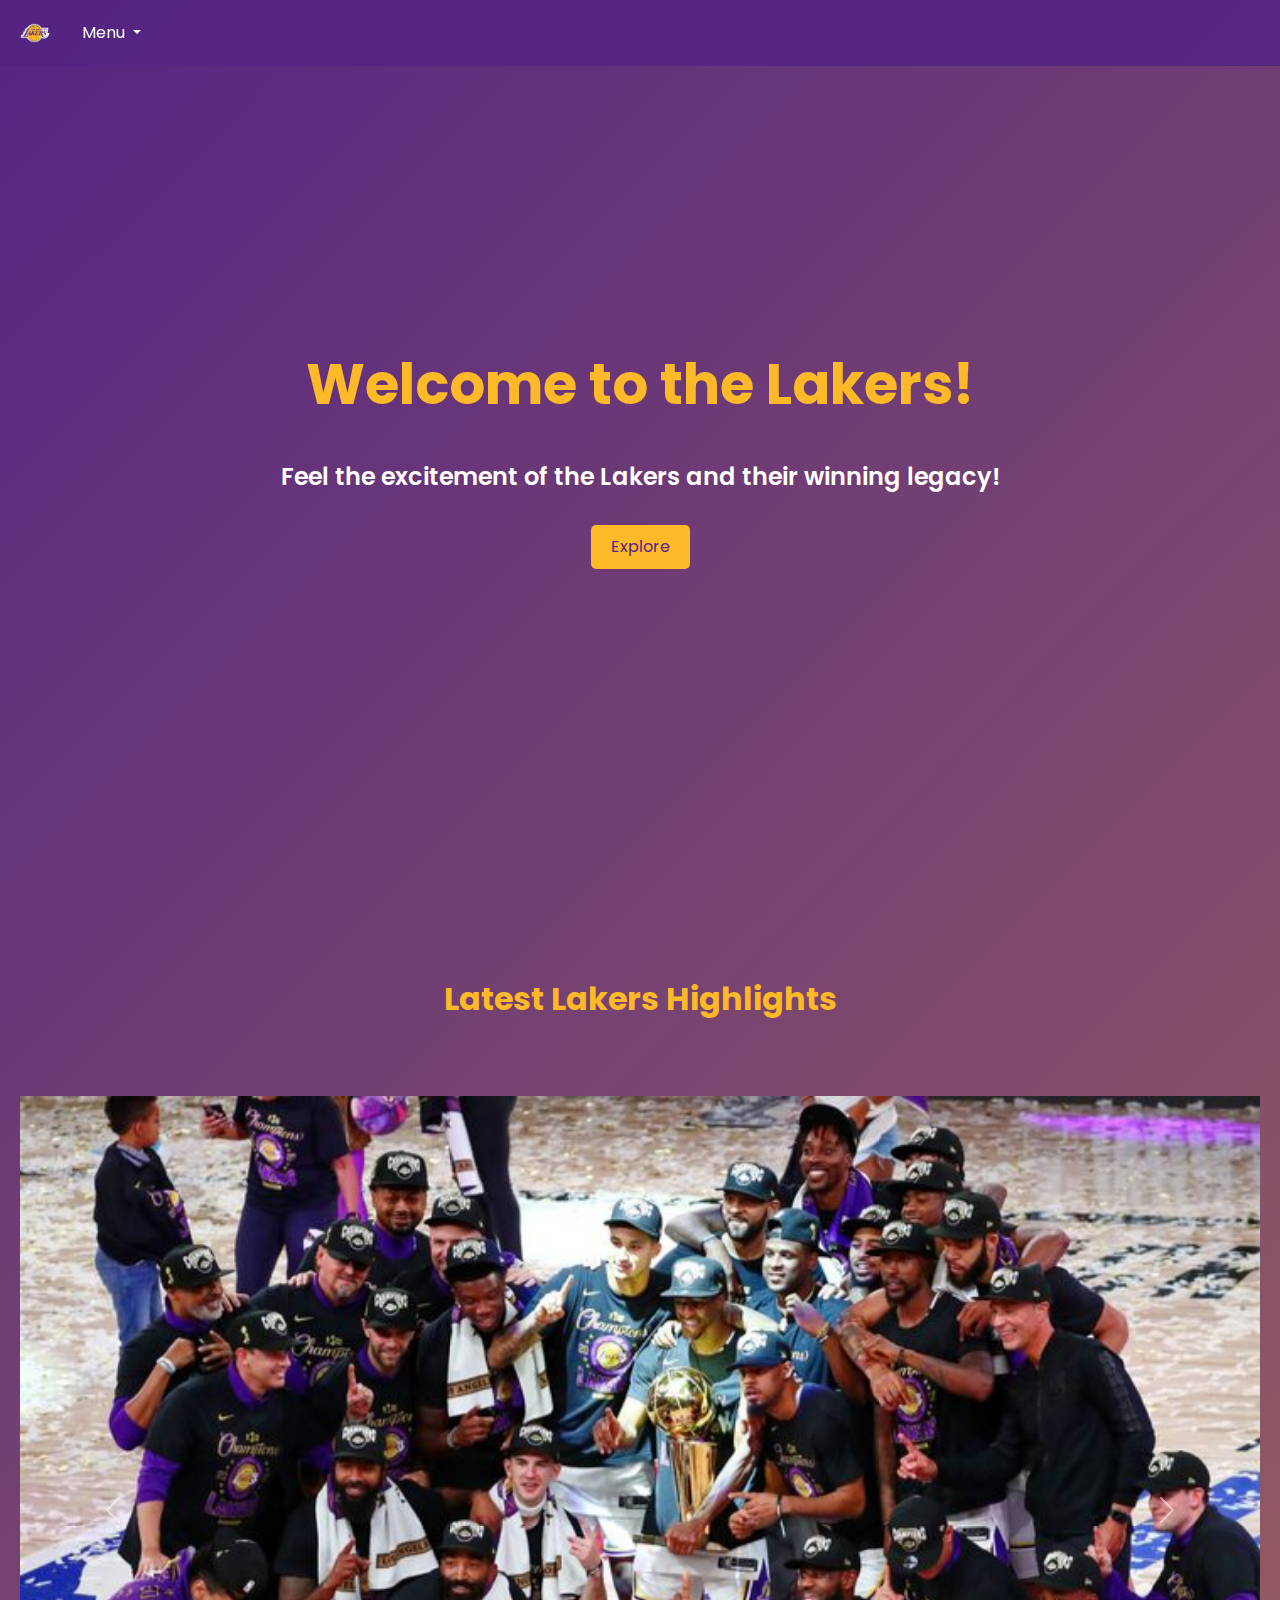
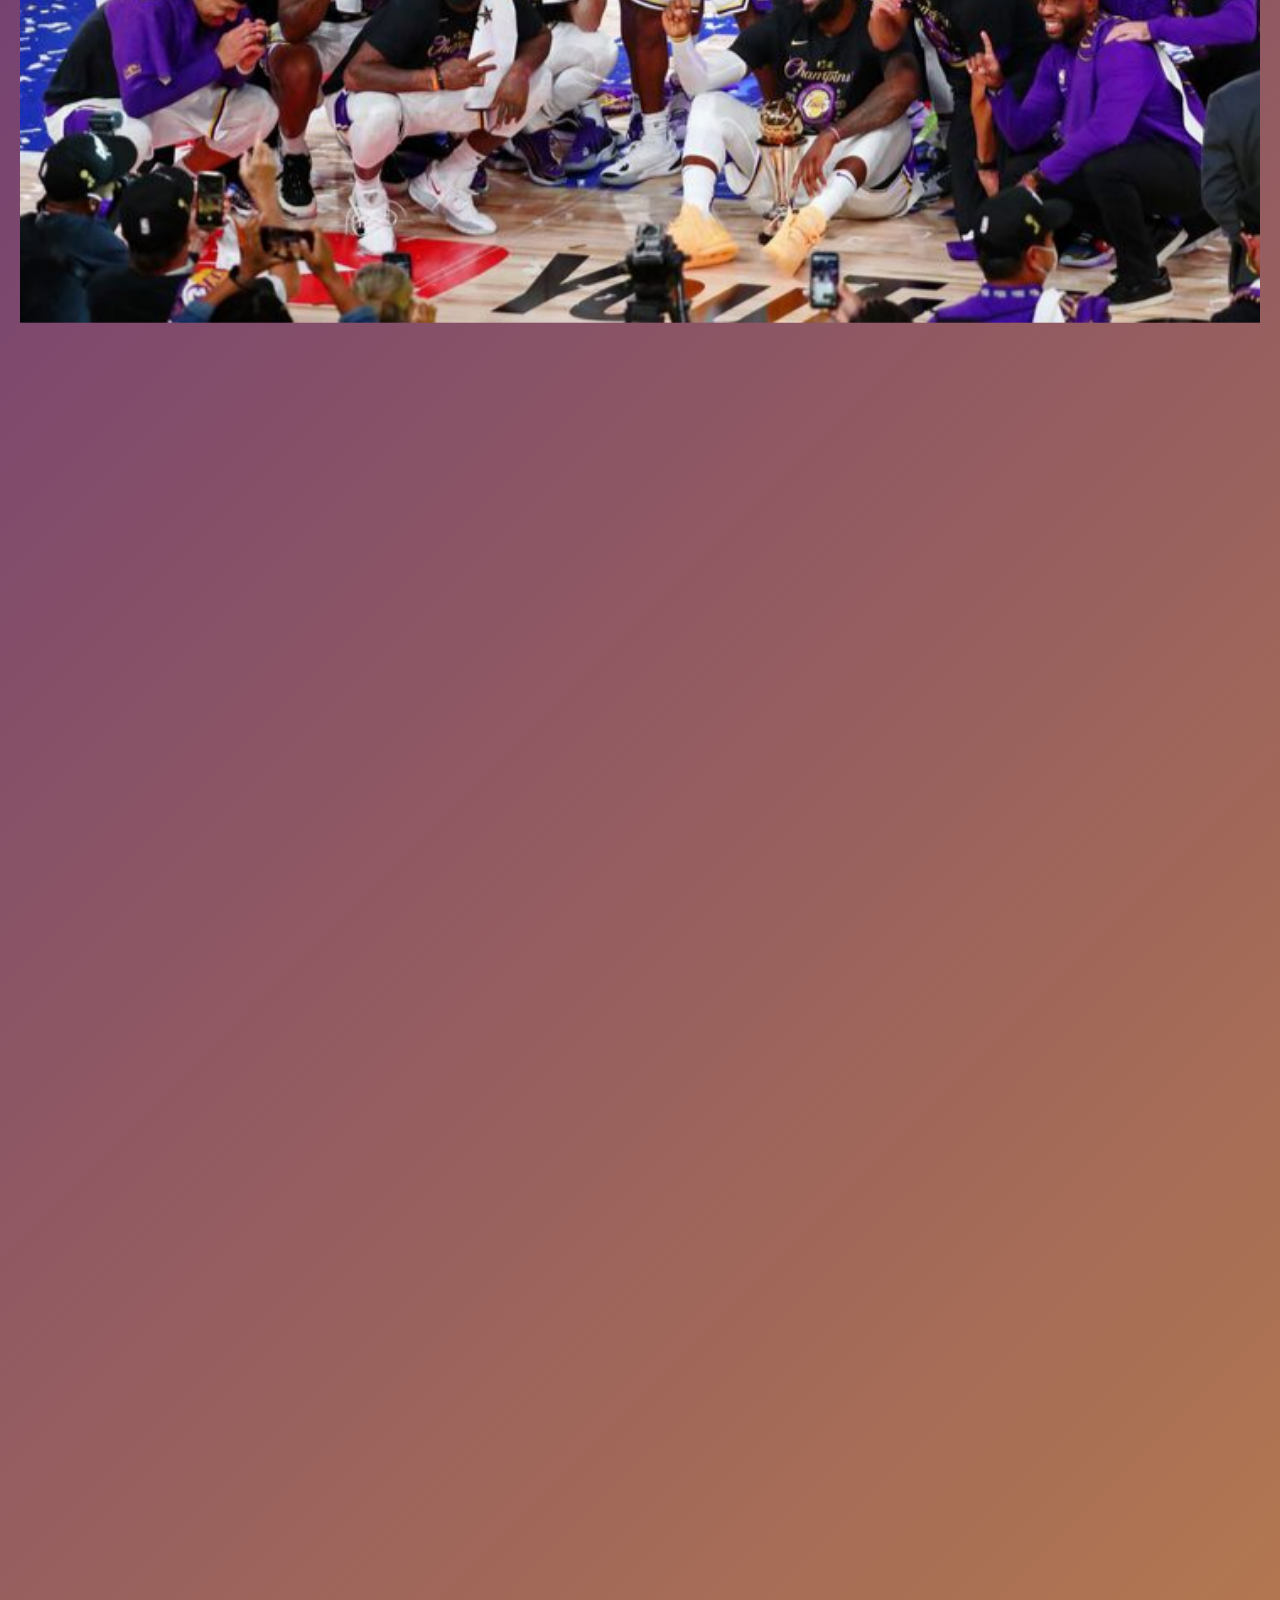
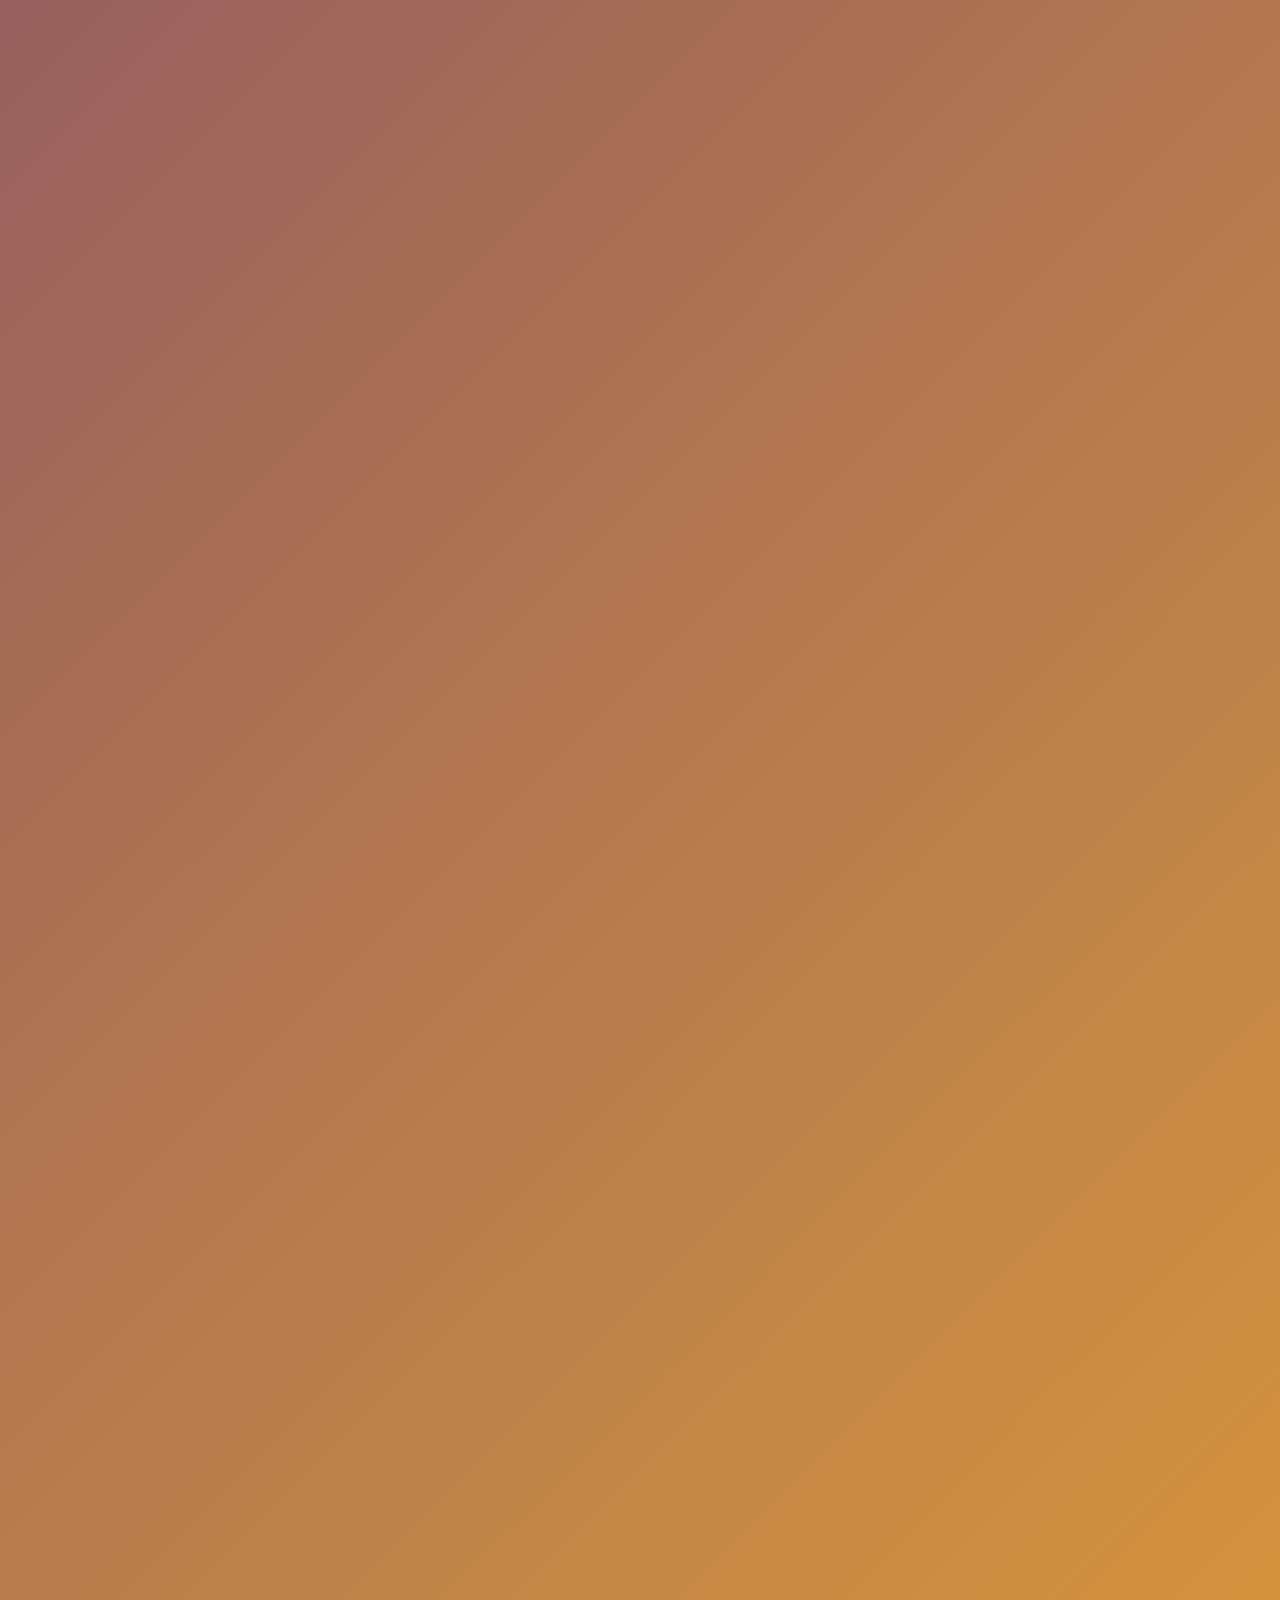
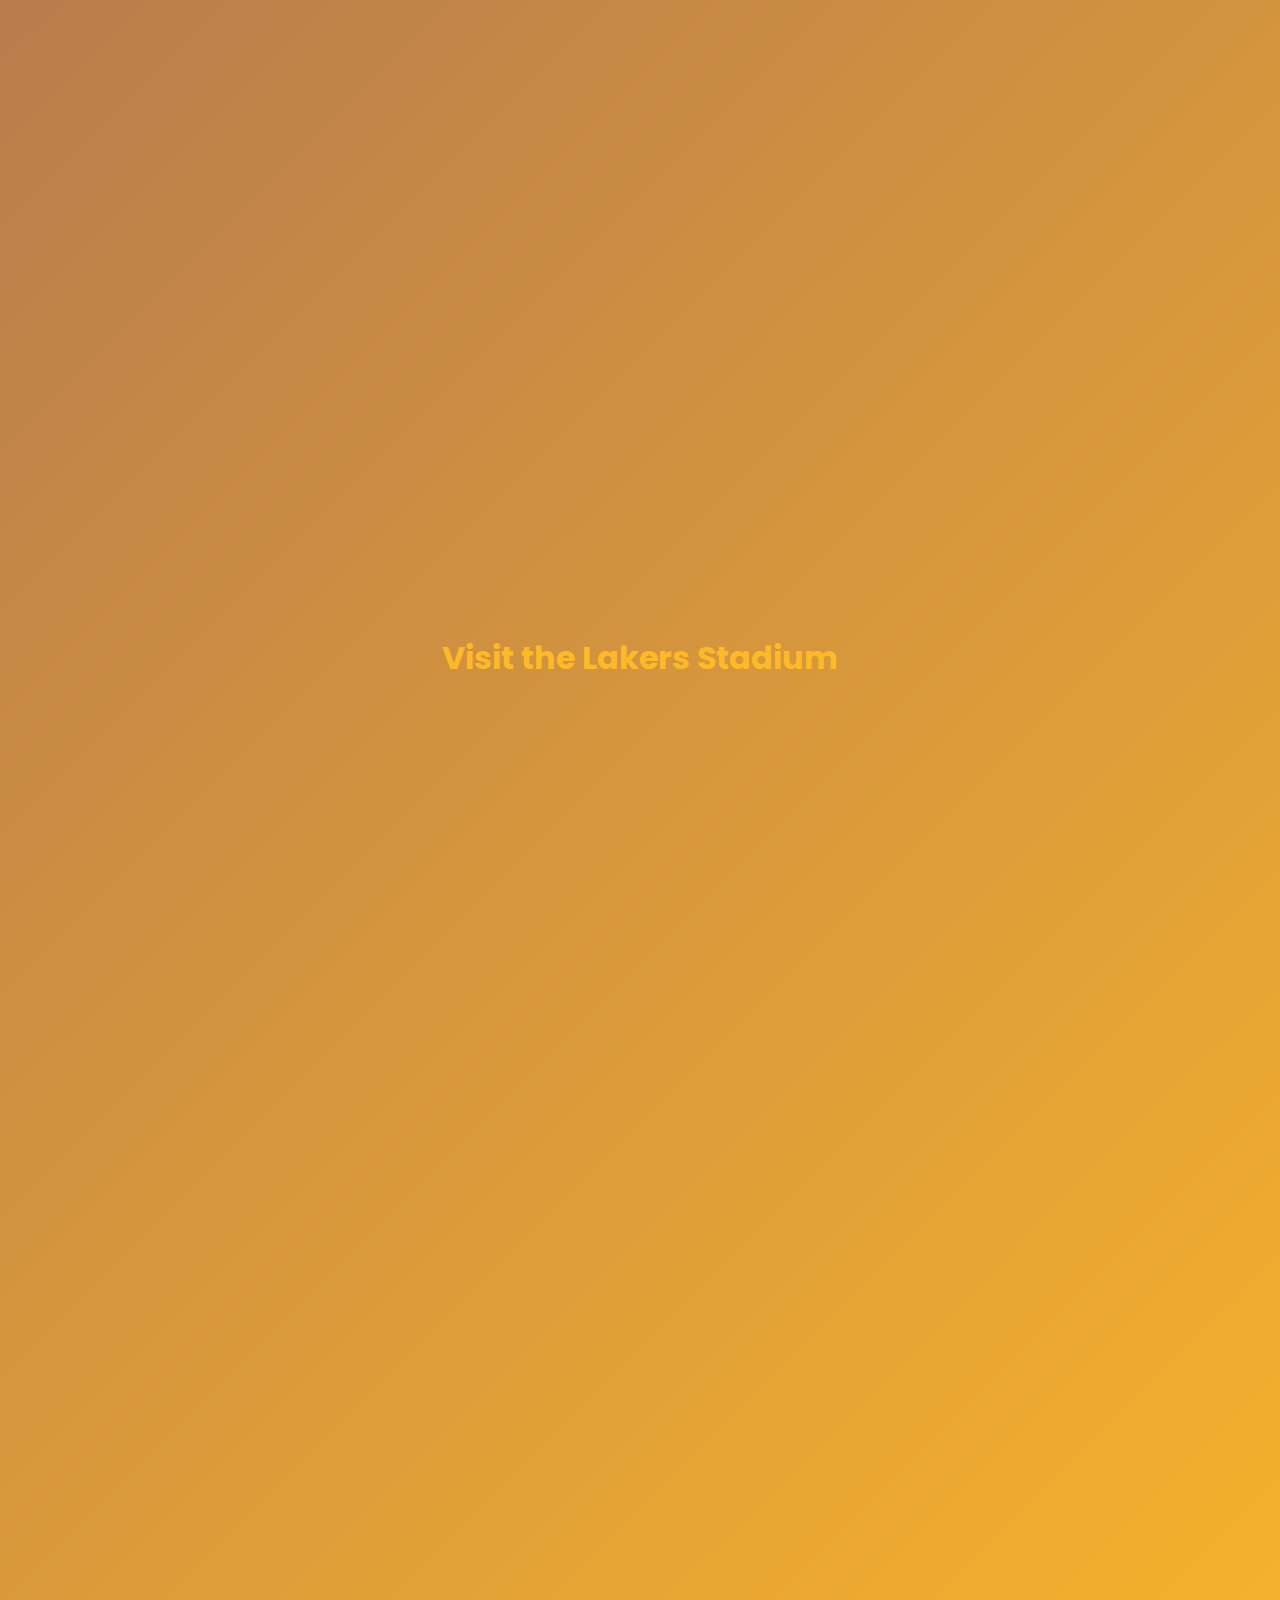
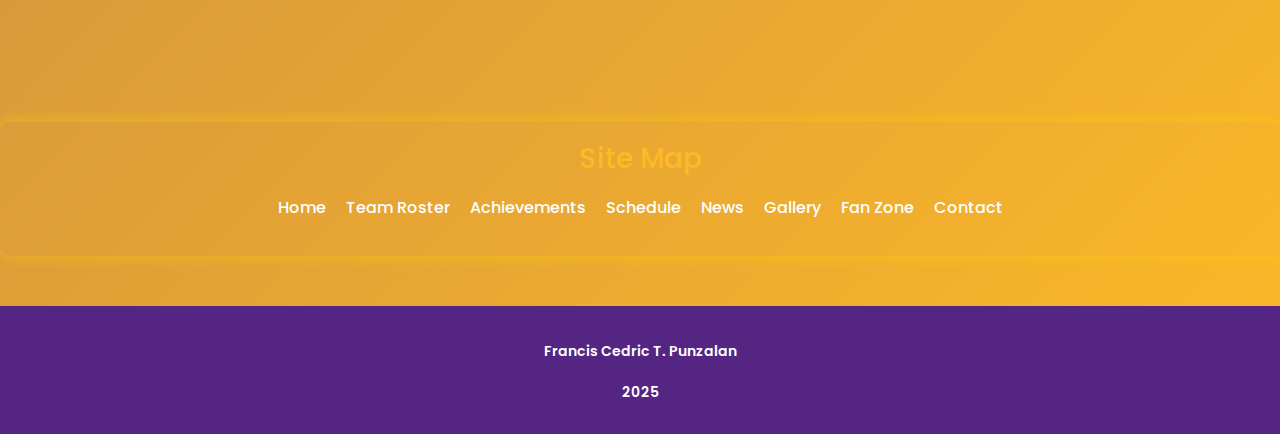
<file: index.html>
<!DOCTYPE html>
<html lang="en">
<head>
    <meta charset="UTF-8">
    <meta name="viewport" content="width=device-width, initial-scale=1.0">
    <title>Lakers Org.</title>
    <link rel="icon" type="image/gif" href="lakerslogo.gif">

    <!-- Font style na ginagamit sa buong website -->
    <link href="https://fonts.googleapis.com/css2?family=Poppins:wght@300;400;600&display=swap" rel="stylesheet">

    <!-- Bootstrap CSS para mas madali styling at responsiveness -->
    <link href="https://cdn.jsdelivr.net/npm/bootstrap@5.1.3/dist/css/bootstrap.min.css" rel="stylesheet">
    <link rel="stylesheet" href="style.css">
</head>
<body>

    <!-- FEATURE: CSS Navigation Bar & CSS Dropdowns -->
    <!-- FEATURE: Drop down (navigation bar) menu -->
    <!--  Menu bar sa taas -->
    <nav class="navbar navbar-expand-lg navbar-dark fixed-top">
        <div class="container-fluid">
            <a class="navbar-brand" href="index.html">
                <img src="lakerslogo.gif" alt="Lakers Logo" height="40">
            </a>
             <!-- Brand name sa navbar -->
            <button class="navbar-toggler" type="button" data-bs-toggle="collapse" data-bs-target="#navbarNav">
                <span class="navbar-toggler-icon"></span> <!-- Button para sa mobile view -->
            </button>
            <div class="collapse navbar-collapse" id="navbarNav">
                <ul class="navbar-nav me-auto">
                    <li class="nav-item dropdown">
                        <a class="nav-link dropdown-toggle" href="#" id="navbarDropdown" data-bs-toggle="dropdown">
                            Menu
                        </a>
                        <ul class="dropdown-menu dropdown-menu-dark" aria-labelledby="navbarDropdown">
                            <li><a class="dropdown-item" href="index.html">Home</a></li>
                            <li><a class="dropdown-item" href="roster.html">Team Roster</a></li>
                            <li><a class="dropdown-item" href="achievements.html">Achievements</a></li>
                            <li><a class="dropdown-item" href="schedule.html">Game Schedule</a></li>
                            <li><a class="dropdown-item" href="news.html">News</a></li>
                            <li><a class="dropdown-item" href="gallery.html">Gallery</a></li>
                            <li><a class="dropdown-item" href="fan-zone.html">Fan Zone</a></li>
                            <li><a class="dropdown-item" href="contact.html">Contact Us</a></li>
                        </ul>
                    </li>
                </ul>
            </div>
        </div>
    </nav>
    
    <!-- FEATURE: CSS Gradients & CSS Multiple Backgrounds in full-screen class -->
    <!-- FEATURE: Animated Images (fadeIn and fadeInDown animations) -->
    <!-- Welcome section na fullscreen -->
    <section class="full-screen">
        <h1>Welcome to the Lakers!</h1>
        <p>Feel the excitement of the Lakers and their winning legacy!</p>
        <a href="#content"><button class="btn-lakers">Explore</button></a> <!-- Button na nag-scroll sa content -->
    </section>
    
    <!-- Main content section -->
    <div id="content" class="content">
        <h2 style="color: #FDB927;">Latest Lakers Highlights</h2>
        <br><br>
    
        <!-- Sliding Image Section -->
    <div id="carouselExample" class="carousel slide" data-bs-ride="carousel" data-bs-interval="4000">
        <div class="carousel-inner">
            <div class="carousel-item active">
                <img src="image1.jpg" width="1280" height="800" alt="Lakers Image 1">
            </div>
            <div class="carousel-item">
                <img src="image2.jpg" width="1280" height="800" alt="Lakers Image 2">
            </div>
            <div class="carousel-item">
                <img src="image3.jpg" width="1280" height="800" alt="Lakers Image 3">
            </div>
        </div>
        <button class="carousel-control-prev" type="button" data-bs-target="#carouselExample" data-bs-slide="prev">
            <span class="carousel-control-prev-icon" aria-hidden="true"></span>
            <span class="visually-hidden">Previous</span>
        </button>
        <button class="carousel-control-next" type="button" data-bs-target="#carouselExample" data-bs-slide="next">
            <span class="carousel-control-next-icon" aria-hidden="true"></span>
            <span class="visually-hidden">Next</span>
        </button>
    </div>
    <br>
    <br>
    <br>
    <br>
        <!-- Embed ng yt vids -->
        <iframe width="1280" height="800" src="https://www.youtube.com/embed/InPP_AbRNas" allowfullscreen></iframe>
        <iframe width="1280" height="800" src="https://www.youtube.com/embed/6DIie77odlg" allowfullscreen></iframe>
        <iframe width="1280" height="800" src="https://www.youtube.com/embed/d0PNDI_c1Ps" allowfullscreen></iframe>
        <iframe width="1280" height="800" src="https://www.youtube.com/embed/1Uhj4BEPIEM" allowfullscreen></iframe>

        <br><br><br><br>

        <!-- Google Map embed para sa lakers stadium -->
        <h2 class="mt-4" style="color: #FDB927;">Visit the Lakers Stadium</h2>
        <br>
        <iframe src="https://www.google.com/maps/embed?pb=!1m18!1m12!1m3!1d3309.612387239425!2d-118.2689930237308!3d34.043017173149585!2m3!1f0!2f0!3f0!3m2!1i1024!2i768!4f13.1!3m3!1m2!1s0x80c2c7d99ba50bb5%3A0x15e83b58c8fc17a0!2sCrypto.com%20Arena!5e0!3m2!1sen!2sus!4v1649912327360" width="1280" height="900" style="border:0;" allowfullscreen="" loading="lazy"></iframe>
    </div>

    <!-- Site Map -->
    <div class="container sitemap">
        <h3>Site Map</h3>
        <div class="row">
            <div class="col-md-12">
                <ul class="sitemap-links">
                    <li><a href="index.html">Home</a></li>
                    <li><a href="roster.html">Team Roster</a></li>
                    <li><a href="achievements.html">Achievements</a></li>
                    <li><a href="schedule.html">Schedule</a></li>
                    <li><a href="news.html">News</a></li>
                    <li><a href="gallery.html">Gallery</a></li>
                    <li><a href="fan-zone.html">Fan Zone</a></li>
                    <li><a href="contact.html">Contact</a></li>
                </ul>
            </div>
        </div>
    </div>
    
    <!-- FEATURE: CSS Opacity & CSS Colors (rgba) applied via footer class -->
    <footer class="footer">
        <p>Francis Cedric T. Punzalan</p>
        <p>2025</p>
    </footer>

    <!-- Bootstrap JS para sa dropdowns at ibang interactive elements -->
    <script src="https://cdn.jsdelivr.net/npm/@popperjs/core@2.11.6/dist/umd/popper.min.js"></script>
    <script src="https://cdn.jsdelivr.net/npm/bootstrap@5.1.3/dist/js/bootstrap.min.js"></script>
</body>
</html>
</file>
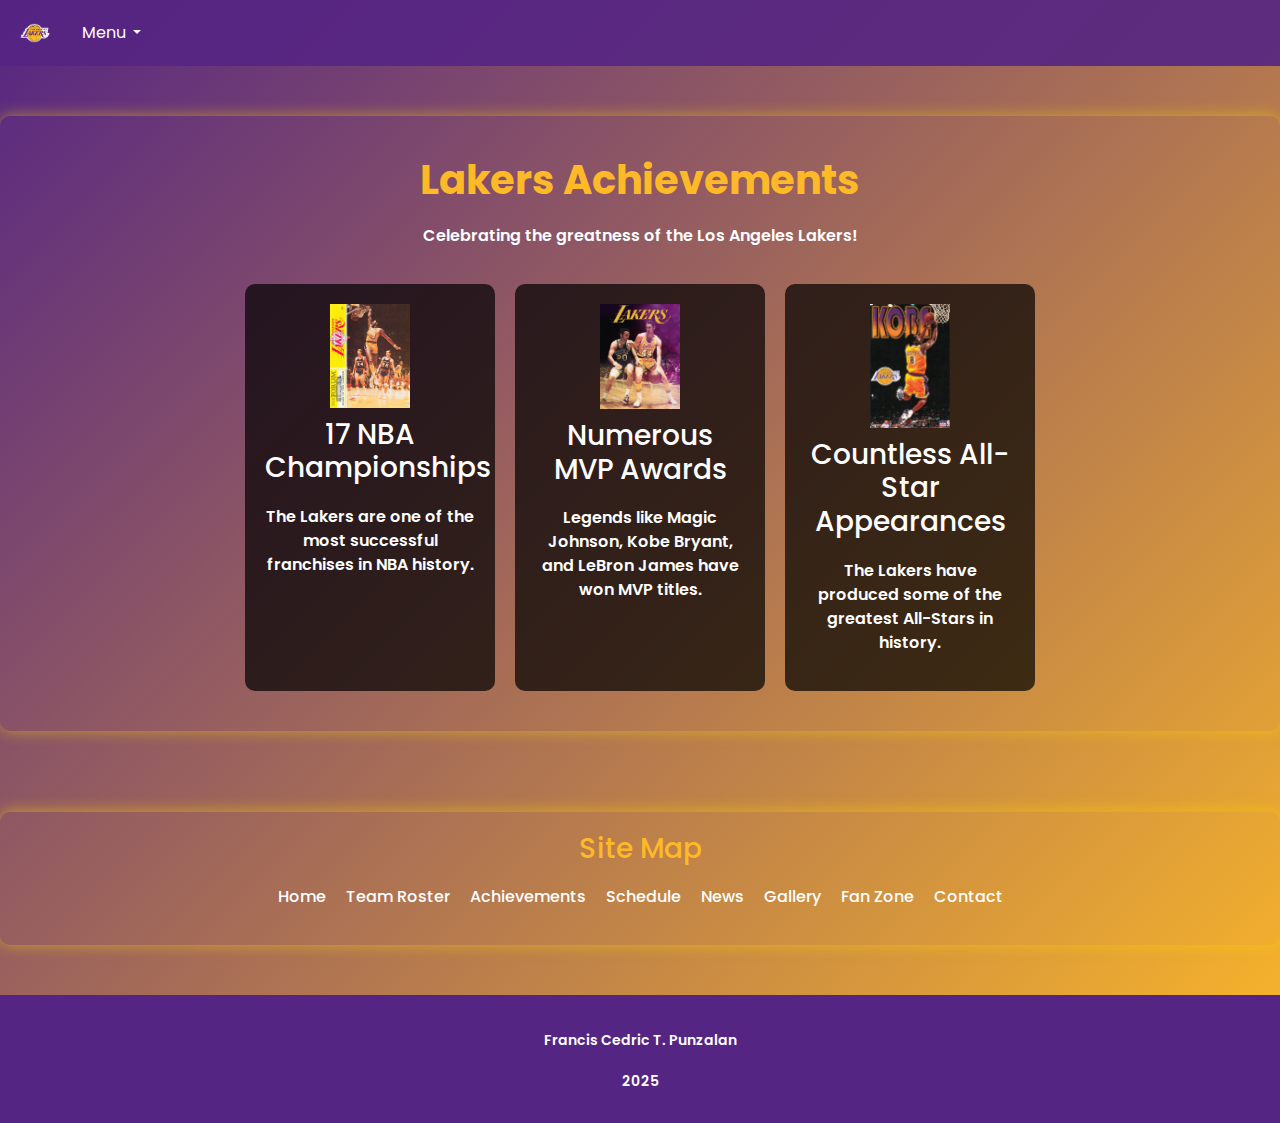
<file: achievements.html>
<!DOCTYPE html>
<html lang="en">
<head>
    <!-- Basic meta tags at links para sa webpage -->
    <meta charset="UTF-8">
    <meta name="viewport" content="width=device-width, initial-scale=1.0">
    <title>Lakers Achievements</title>
    <link rel="icon" type="image/gif" href="lakerslogo.gif">
    <link href="https://fonts.googleapis.com/css2?family=Poppins:wght@300;400;600&display=swap" rel="stylesheet">
    <!-- Bootstrap CSS - Provides CSS3 features -->
    <link href="https://cdn.jsdelivr.net/npm/bootstrap@5.1.3/dist/css/bootstrap.min.css" rel="stylesheet">
    <link rel="stylesheet" href="style.css">
</head>
<body>

    <!-- FEATURE: CSS Navigation Bar & CSS Dropdowns -->
    <!-- FEATURE: Drop down (navigation bar) menu -->
    <nav class="navbar navbar-expand-lg navbar-dark">
        <div class="container-fluid">
            <!-- Lakers logo na clickable papunta sa home page -->
            <a class="navbar-brand" href="index.html">
            <img src="lakerslogo.gif" alt="Lakers Logo" height="40">
            </a>

            <!-- button para sa mobile view -->
            <button class="navbar-toggler" type="button" data-bs-toggle="collapse" data-bs-target="#navbarNav" aria-controls="navbarNav" aria-expanded="false" aria-label="Toggle navigation">
                <span class="navbar-toggler-icon"></span>
            </button>

            <!-- Navigation menu items -->
            <div class="collapse navbar-collapse" id="navbarNav">
                <ul class="navbar-nav me-auto">
                    <!-- Dropdown menu para sa lahat ng pages -->
                    <li class="nav-item dropdown">
                        <a class="nav-link dropdown-toggle" href="#" id="navbarDropdown" role="button" data-bs-toggle="dropdown" aria-expanded="false">
                            Menu
                        </a>
                        <ul class="dropdown-menu dropdown-menu-dark" aria-labelledby="navbarDropdown">
                            <!-- Lahat ng pages na pwedeng puntahan -->
                            <li><a class="dropdown-item" href="index.html">Home</a></li>
                            <li><a class="dropdown-item" href="roster.html">Team Roster</a></li>
                            <li><a class="dropdown-item" href="achievements.html">Achievements</a></li>
                            <li><a class="dropdown-item" href="schedule.html">Game Schedule</a></li>
                            <li><a class="dropdown-item" href="news.html">News</a></li>
                            <li><a class="dropdown-item" href="gallery.html">Gallery</a></li>
                            <li><a class="dropdown-item" href="fan-zone.html">Fan Zone</a></li>
                            <li><a class="dropdown-item" href="contact.html">Contact Us</a></li>
                        </ul>
                    </li>
                </ul>
            </div>
        </div>
    </nav>

    <!-- FEATURE: CSS Shadow effects & CSS Rounded Corners -->
    <!-- FEATURE: CSS Colors (rgba) & CSS Opacity -->
    <!-- Main Content Section -->
    <div class="container text-center">
        <h1>Lakers Achievements</h1>
        <p>Celebrating the greatness of the Los Angeles Lakers!</p>

        <!-- FEATURE: CSS float used in card layout -->
        <!-- FEATURE: Animated Images (fadeInUp animation on cards) -->
        <!-- Achievement cards container -->
        <div class="achievements-container">
            <!-- NBA Championships card -->
            <div class="achievement-card">
                <img src="trophy.png" alt="Championships">
                <h3>17 NBA Championships</h3>
                <p>The Lakers are one of the most successful franchises in NBA history.</p>
            </div>

            <!-- MVP Awards card -->
            <div class="achievement-card">
                <img src="mvp.png" alt="MVP Awards">
                <h3>Numerous MVP Awards</h3>
                <p>Legends like Magic Johnson, Kobe Bryant, and LeBron James have won MVP titles.</p>
            </div>

            <!-- All-Star appearances card -->
            <div class="achievement-card">
                <img src="allstar.png" alt="All-Star Appearances">
                <h3>Countless All-Star Appearances</h3>
                <p>The Lakers have produced some of the greatest All-Stars in history.</p>
            </div>
        </div>
    </div>

    <!-- Site Map -->
    <div class="container sitemap">
        <h3>Site Map</h3>
        <div class="row">
            <div class="col-md-12">
                <ul class="sitemap-links">
                    <li><a href="index.html">Home</a></li>
                    <li><a href="roster.html">Team Roster</a></li>
                    <li><a href="achievements.html">Achievements</a></li>
                    <li><a href="schedule.html">Schedule</a></li>
                    <li><a href="news.html">News</a></li>
                    <li><a href="gallery.html">Gallery</a></li>
                    <li><a href="fan-zone.html">Fan Zone</a></li>
                    <li><a href="contact.html">Contact</a></li>
                </ul>
            </div>
        </div>
    </div>

    <!-- FEATURE: CSS Opacity & CSS Colors (rgba) applied via footer class -->
    <!-- Author information -->
    <footer class="footer">
        <p>Francis Cedric T. Punzalan</p>
        <p>2025</p>
    </footer>

    <!-- Bootstraps -->
    <script src="https://cdn.jsdelivr.net/npm/@popperjs/core@2.11.6/dist/umd/popper.min.js"></script>
    <script src="https://cdn.jsdelivr.net/npm/bootstrap@5.1.3/dist/js/bootstrap.min.js"></script>

</body>
</html>
</file>
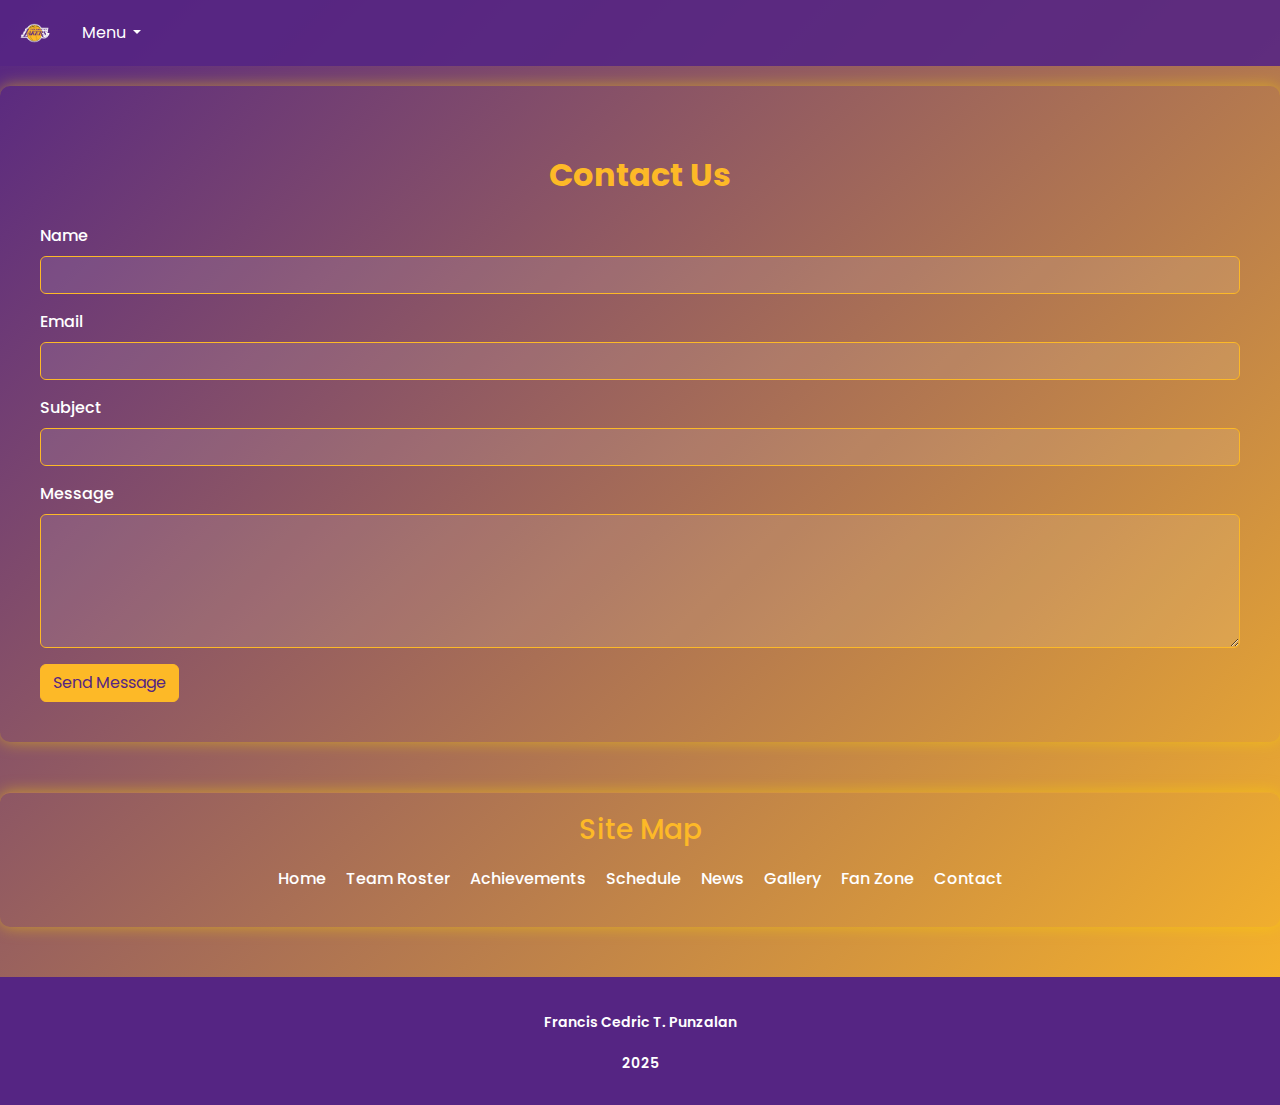
<file: contact.html>
<!DOCTYPE html>
<html lang="en">
<head>
    <meta charset="UTF-8">
    <!-- Responsive viewport meta tag -->
    <meta name="viewport" content="width=device-width, initial-scale=1.0">
    <title>Contact Us - Lakers Fan Page</title>
    <link rel="icon" type="image/gif" href="lakerslogo.gif">
    <link href="https://fonts.googleapis.com/css2?family=Poppins:wght@300;400;600&display=swap" rel="stylesheet">
    <!-- Bootstrap CSS - Provides CSS3 features like rounded corners, gradients -->
    <link href="https://cdn.jsdelivr.net/npm/bootstrap@5.1.3/dist/css/bootstrap.min.css" rel="stylesheet">
    <link rel="stylesheet" href="style.css">
</head>
<body class="contact-page">

    <!-- FEATURE: CSS Navigation Bar & CSS Dropdowns -->
    <!-- FEATURE: Drop down (navigation bar) menu -->
    <nav class="navbar navbar-expand-lg navbar-dark">
        <div class="container-fluid">
            <a class="navbar-brand" href="index.html">
             <img src="lakerslogo.gif" alt="Lakers Logo" height="40">
                </a>

            <button class="navbar-toggler" type="button" data-bs-toggle="collapse" data-bs-target="#navbarNav" aria-controls="navbarNav" aria-expanded="false" aria-label="Toggle navigation">
                <span class="navbar-toggler-icon"></span>
            </button>
            <div class="collapse navbar-collapse" id="navbarNav">
                <ul class="navbar-nav me-auto">
                    <li class="nav-item dropdown">
                        <a class="nav-link dropdown-toggle" href="#" id="navbarDropdown" role="button" data-bs-toggle="dropdown" aria-expanded="false">
                            Menu
                        </a>
                        <ul class="dropdown-menu dropdown-menu-dark" aria-labelledby="navbarDropdown">
                            <li><a class="dropdown-item" href="index.html">Home</a></li>
                            <li><a class="dropdown-item" href="roster.html">Team Roster</a></li>
                            <li><a class="dropdown-item" href="achievements.html">Achievements</a></li>
                            <li><a class="dropdown-item" href="schedule.html">Game Schedule</a></li>
                            <li><a class="dropdown-item" href="news.html">News</a></li>
                            <li><a class="dropdown-item" href="gallery.html">Gallery</a></li>
                            <li><a class="dropdown-item" href="fan-zone.html">Fan Zone</a></li>
                            <li><a class="dropdown-item" href="contact.html">Contact Us</a></li>
                        </ul>
                    </li>
                </ul>
            </div>
        </div>
    </nav>

    <!-- FEATURE: CSS Forms -->
    <!-- FEATURE: Forms -->
    <div class="container contact-container">
        <h2>Contact Us</h2>
        <form action="mailto:franciscedricpunzalan@gmail.com" method="post" enctype="text/plain">
            <div class="mb-3">
                <label for="name" class="form-label">Name</label>
                <input type="text" class="form-control" id="name" name="name" required>
            </div>
            <div class="mb-3">
                <label for="email" class="form-label">Email</label>
                <input type="email" class="form-control" id="email" name="email" required>
            </div>
            <div class="mb-3">
                <label for="subject" class="form-label">Subject</label>
                <input type="text" class="form-control" id="subject" name="subject" required>
            </div>
            <div class="mb-3">
                <label for="message" class="form-label">Message</label>
                <textarea class="form-control" id="message" name="message" rows="5" required></textarea>
            </div>
            <button type="submit" class="btn btn-primary">Send Message</button>
        </form>
    </div>

    <!-- FEATURE: CSS Multiple Backgrounds & CSS Gradients applied via contact-container class -->
    <!-- FEATURE: CSS Shadow effects & CSS Rounded Corners applied via container class -->
    <!-- Site Map -->
    <div class="container sitemap">
        <h3>Site Map</h3>
        <div class="row">
            <div class="col-md-12">
                <ul class="sitemap-links">
                    <li><a href="index.html">Home</a></li>
                    <li><a href="roster.html">Team Roster</a></li>
                    <li><a href="achievements.html">Achievements</a></li>
                    <li><a href="schedule.html">Schedule</a></li>
                    <li><a href="news.html">News</a></li>
                    <li><a href="gallery.html">Gallery</a></li>
                    <li><a href="fan-zone.html">Fan Zone</a></li>
                    <li><a href="contact.html">Contact</a></li>
                </ul>
            </div>
        </div>
    </div>

    <!-- FEATURE: CSS Opacity & CSS Colors (rgba) applied via footer class -->
    <footer class="footer">
        <p>Francis Cedric T. Punzalan</p>
        <p>2025</p>
    </footer>

    <!-- Bootstrap JS and dependencies -->
    <script src="https://cdn.jsdelivr.net/npm/@popperjs/core@2.11.6/dist/umd/popper.min.js"></script>
    <script src="https://cdn.jsdelivr.net/npm/bootstrap@5.1.3/dist/js/bootstrap.min.js"></script>
</body>
</html>
</file>
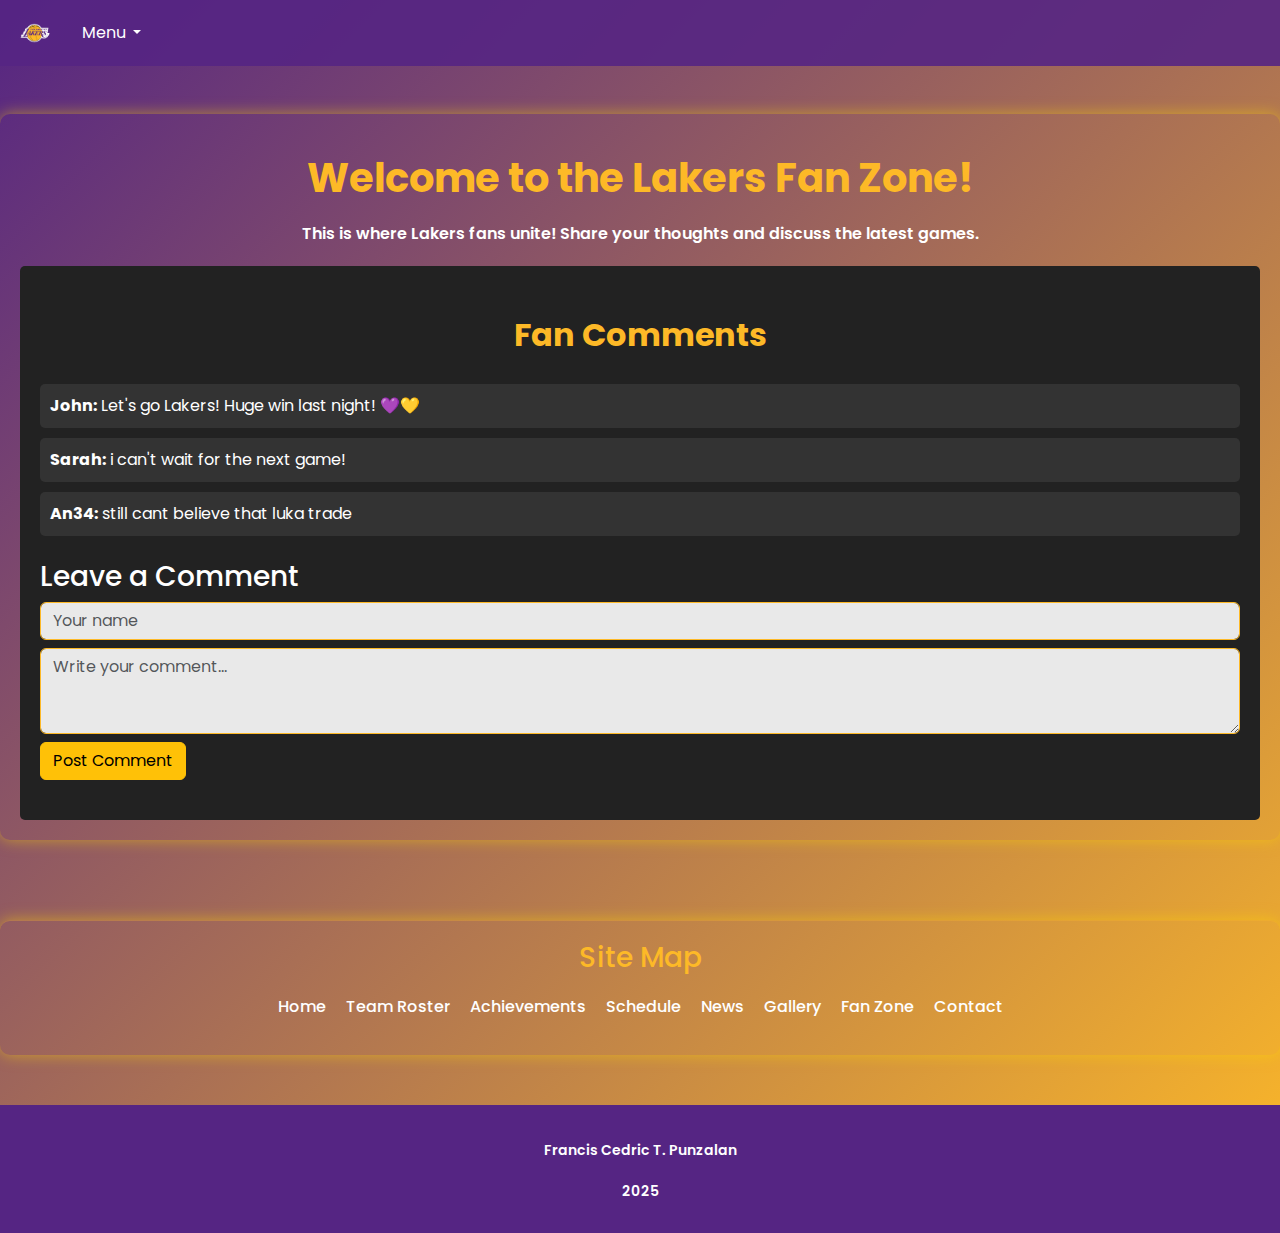
<file: fan-zone.html>
<!DOCTYPE html>
<html lang="en">
<head>
    <meta charset="UTF-8">
    <meta name="viewport" content="width=device-width, initial-scale=1.0">
    <title>Lakers Fan Zone</title>
    <link rel="icon" type="image/gif" href="lakerslogo.gif">
    <link href="https://fonts.googleapis.com/css2?family=Poppins:wght@300;400;600&display=swap" rel="stylesheet">
    <link href="https://cdn.jsdelivr.net/npm/bootstrap@5.1.3/dist/css/bootstrap.min.css" rel="stylesheet">
    <link rel="stylesheet" href="style.css">
</head>
<body>

    <!-- CHECKLIST FEATURES:
    - CSS Navigation Bar
    - CSS Dropdowns
    - Drop down (navigation bar) menu -->
    <nav class="navbar navbar-expand-lg navbar-dark">
        <div class="container-fluid">
            <a class="navbar-brand" href="index.html">
            <img src="lakerslogo.gif" alt="Lakers Logo" height="40">
            </a>

            <button class="navbar-toggler" type="button" data-bs-toggle="collapse" data-bs-target="#navbarNav" aria-controls="navbarNav" aria-expanded="false" aria-label="Toggle navigation">
                <span class="navbar-toggler-icon"></span>
            </button>
            <div class="collapse navbar-collapse" id="navbarNav">
                <ul class="navbar-nav me-auto">
                    <li class="nav-item dropdown">
                        <a class="nav-link dropdown-toggle" href="#" id="navbarDropdown" role="button" data-bs-toggle="dropdown" aria-expanded="false">
                            Menu
                        </a>
                        <ul class="dropdown-menu dropdown-menu-dark" aria-labelledby="navbarDropdown">
                            <li><a class="dropdown-item" href="index.html">Home</a></li>
                            <li><a class="dropdown-item" href="roster.html">Team Roster</a></li>
                            <li><a class="dropdown-item" href="achievements.html">Achievements</a></li>
                            <li><a class="dropdown-item" href="schedule.html">Game Schedule</a></li>
                            <li><a class="dropdown-item" href="news.html">News</a></li>
                            <li><a class="dropdown-item" href="gallery.html">Gallery</a></li>
                            <li><a class="dropdown-item" href="fan-zone.html">Fan Zone</a></li>
                            <li><a class="dropdown-item" href="contact.html">Contact Us</a></li>
                        </ul>
                    </li>
                </ul>
            </div>
        </div>
    </nav>

    <!-- CHECKLIST FEATURES:
    - CSS Colors (rgba)
    - CSS Gradients
    - CSS Multiple Backgrounds -->
    <div class="container mt-5">
        <h1>Welcome to the Lakers Fan Zone!</h1>
        <p>This is where Lakers fans unite! Share your thoughts and discuss the latest games.</p>

        <!-- CHECKLIST FEATURES:
        - Forms
        - CSS Forms
        - CSS Shadow effects
        - CSS Rounded Corners
        - CSS Opacity -->
        <div class="comment-section">
            <h2>Fan Comments</h2>
            <div id="comments">
                <div class="comment"><strong>John:</strong> Let's go Lakers! Huge win last night! 💜💛</div>
                <div class="comment"><strong>Sarah:</strong> i can't wait for the next game!</div>
                <div class="comment"><strong>An34:</strong> still cant believe that luka trade</div>
            </div>
            
            <!-- Comment Input -->
            <br>
            <div class="comment-box">
                <h3>Leave a Comment</h3>
                <input type="text" id="name" class="form-control mb-2" placeholder="Your name">
                <textarea id="comment" class="form-control mb-2" rows="3" placeholder="Write your comment..."></textarea>
                <button onclick="postComment()" class="btn btn-warning">Post Comment</button>
            </div>
        </div>
    </div>

    <!-- CHECKLIST FEATURES:
    - CSS float
    - CSS Attr Selectors -->
    <div class="container sitemap">
        <h3>Site Map</h3>
        <div class="row">
            <div class="col-md-12">
                <ul class="sitemap-links">
                    <li><a href="index.html">Home</a></li>
                    <li><a href="roster.html">Team Roster</a></li>
                    <li><a href="achievements.html">Achievements</a></li>
                    <li><a href="schedule.html">Schedule</a></li>
                    <li><a href="news.html">News</a></li>
                    <li><a href="gallery.html">Gallery</a></li>
                    <li><a href="fan-zone.html">Fan Zone</a></li>
                    <li><a href="contact.html">Contact</a></li>
                </ul>
            </div>
        </div>
    </div>

    <!-- CHECKLIST FEATURES:
    - CSS Colors (rgba)
    - CSS Opacity -->
    <footer class="footer">
        <p>Francis Cedric T. Punzalan</p>
        <p>2025</p>
    </footer>

    <!-- Bootstrap JS and dependencies -->
    <script src="https://cdn.jsdelivr.net/npm/@popperjs/core@2.11.6/dist/umd/popper.min.js"></script>
    <script src="https://cdn.jsdelivr.net/npm/bootstrap@5.1.3/dist/js/bootstrap.min.js"></script>

    <script>
        function postComment() {
            let name = document.getElementById("name").value;
            let comment = document.getElementById("comment").value;
            if (name && comment) {
                let commentSection = document.getElementById("comments");
                let newComment = document.createElement("div");
                newComment.classList.add("comment");
                newComment.innerHTML = `<strong>${name}:</strong> ${comment}`;
                commentSection.appendChild(newComment);

                // Clear input fields
                document.getElementById("name").value = "";
                document.getElementById("comment").value = "";
            }
        }
    </script>
</body>
</html>
</file>
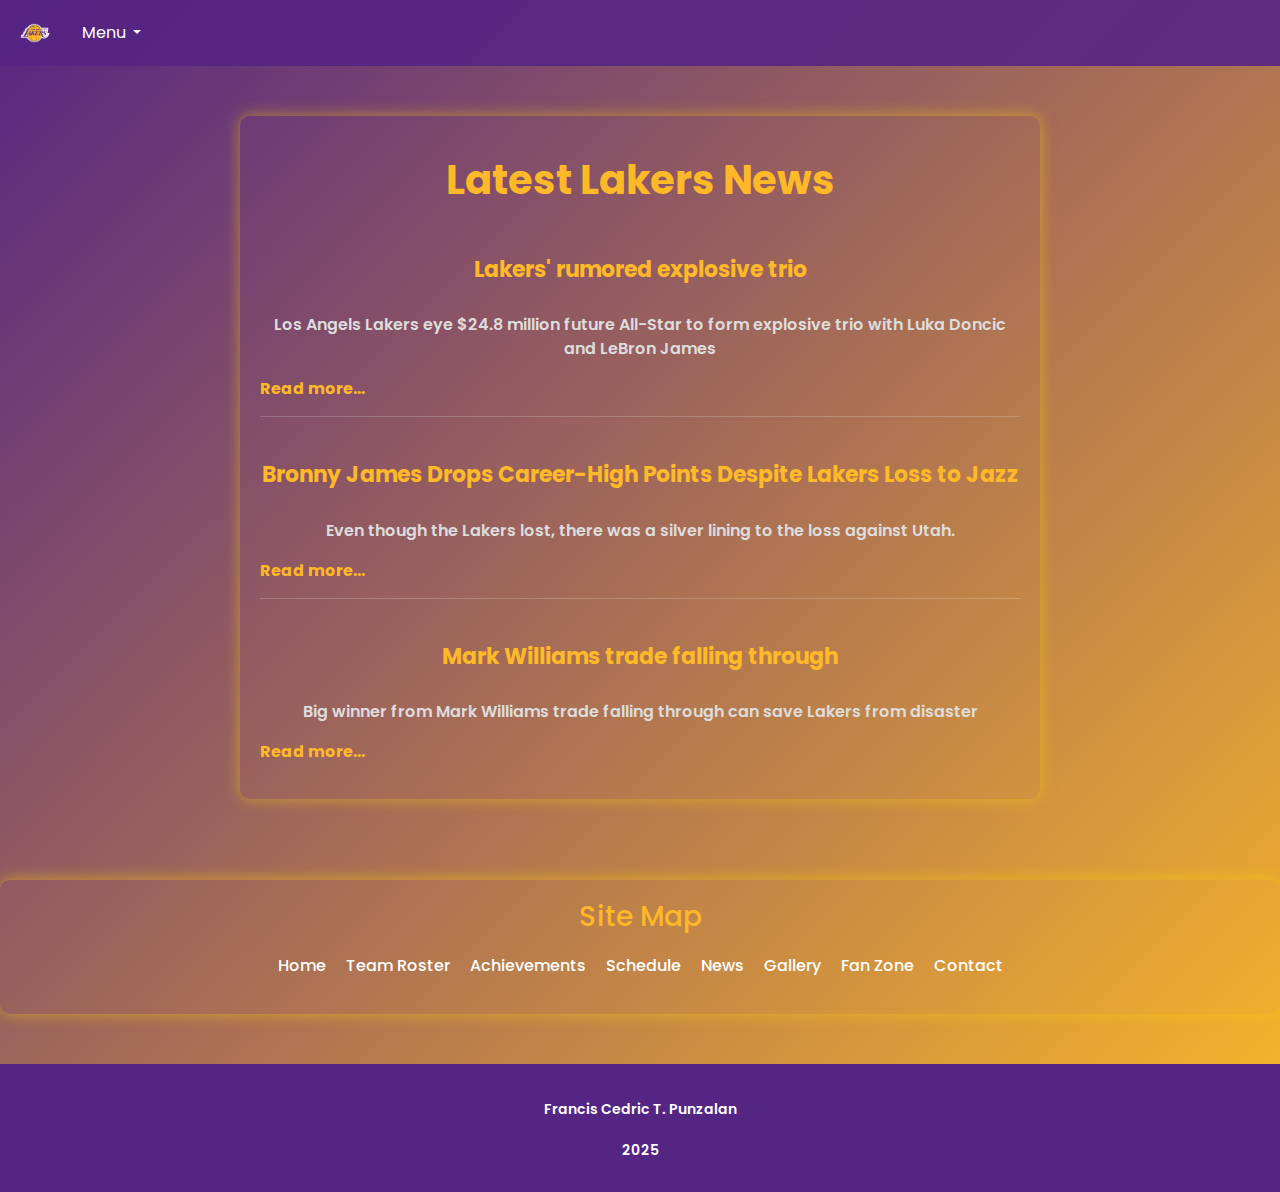
<file: news.html>
<!DOCTYPE html>
<html lang="en">
<head>
    <meta charset="UTF-8">
    <meta name="viewport" content="width=device-width, initial-scale=1.0">
    <title>Lakers News</title>
    <link rel="icon" type="image/gif" href="lakerslogo.gif">
    <link href="https://fonts.googleapis.com/css2?family=Poppins:wght@300;400;600&display=swap" rel="stylesheet">
    <!-- Bootstrap CSS - Provides CSS3 features -->
    <link href="https://cdn.jsdelivr.net/npm/bootstrap@5.1.3/dist/css/bootstrap.min.css" rel="stylesheet">
    <link rel="stylesheet" href="style.css">
  
</head>
<body>

    <!-- FEATURE: CSS Navigation Bar & CSS Dropdowns -->
    <!-- FEATURE: Drop down (navigation bar) menu -->
    <nav class="navbar navbar-expand-lg navbar-dark">
        <div class="container-fluid">
            <a class="navbar-brand" href="index.html">
          <img src="lakerslogo.gif" alt="Lakers Logo" height="40">
            </a>

            <button class="navbar-toggler" type="button" data-bs-toggle="collapse" data-bs-target="#navbarNav" aria-controls="navbarNav" aria-expanded="false" aria-label="Toggle navigation">
                <span class="navbar-toggler-icon"></span>
            </button>
            <div class="collapse navbar-collapse" id="navbarNav">
                <ul class="navbar-nav me-auto">
                    <li class="nav-item dropdown">
                        <a class="nav-link dropdown-toggle" href="#" id="navbarDropdown" role="button" data-bs-toggle="dropdown" aria-expanded="false">
                            Menu
                        </a>
                        <ul class="dropdown-menu dropdown-menu-dark" aria-labelledby="navbarDropdown">
                            <li><a class="dropdown-item" href="index.html">Home</a></li>
                            <li><a class="dropdown-item" href="roster.html">Team Roster</a></li>
                            <li><a class="dropdown-item" href="achievements.html">Achievements</a></li>
                            <li><a class="dropdown-item" href="schedule.html">Game Schedule</a></li>
                            <li><a class="dropdown-item" href="news.html">News</a></li>
                            <li><a class="dropdown-item" href="gallery.html">Gallery</a></li>
                            <li><a class="dropdown-item" href="fan-zone.html">Fan Zone</a></li>
                            <li><a class="dropdown-item" href="contact.html">Contact Us</a></li>
                        </ul>
                    </li>
                </ul>
            </div>
        </div>
    </nav>

    <!-- FEATURE: CSS Attr Selectors & CSS Rounded Corners -->
    <!-- FEATURE: CSS Shadow effects & CSS Gradients applied via news-container class -->
    <!-- News Section -->
    <div class="container news-container">
        <h1>Latest Lakers News</h1>

        <!-- FEATURE: CSS float used in news-item layout -->
        <!-- FEATURE: CSS Colors (rgba) & CSS Opacity used in news-item styling -->
        <div class="news-item">
            <h2>Lakers' rumored explosive trio</h2>
            <p>Los Angels Lakers eye $24.8 million future All-Star to form explosive trio with Luka Doncic and LeBron James</p>
            <a href="https://timesofindia.indiatimes.com/sports/nba/top-stories/nba-buyout-rumors-los-angeles-lakers-eye-24-8-million-future-all-star-to-form-explosive-trio-with-luka-doncic-and-lebron-james/articleshow/118225444.cms">Read more...</a>
        </div>

        <div class="news-item">
            <h2>Bronny James Drops Career-High Points Despite Lakers Loss to Jazz</h2>
            <p>Even though the Lakers lost, there was a silver lining to the loss against Utah.</p>
            <a href="https://www.si.com/nba/lakers/news/bronny-james-drops-career-high-points-despite-lakers-loss-to-jazz-01jm006h83tf">Read more...</a>
        </div>

        <div class="news-item">
            <h2>Mark Williams trade falling through</h2>
            <p>Big winner from Mark Williams trade falling through can save Lakers from disaster</p>
            <a href="https://lakeshowlife.com/big-winner-mark-williams-trade-falling-through-save-lakers-disaster">Read more...</a>
        </div>
    </div>

    <!-- Site Map -->
    <div class="container sitemap">
        <h3>Site Map</h3>
        <div class="row">
            <div class="col-md-12">
                <ul class="sitemap-links">
                    <li><a href="index.html">Home</a></li>
                    <li><a href="roster.html">Team Roster</a></li>
                    <li><a href="achievements.html">Achievements</a></li>
                    <li><a href="schedule.html">Schedule</a></li>
                    <li><a href="news.html">News</a></li>
                    <li><a href="gallery.html">Gallery</a></li>
                    <li><a href="fan-zone.html">Fan Zone</a></li>
                    <li><a href="contact.html">Contact</a></li>
                </ul>
            </div>
        </div>
    </div>

    <!-- FEATURE: CSS Opacity & CSS Colors (rgba) applied via footer class -->
    <footer class="footer">
        <p>Francis Cedric T. Punzalan</p>
        <p>2025</p>
    </footer>

    <!-- Bootstrap JS -->
    <script src="https://cdn.jsdelivr.net/npm/@popperjs/core@2.11.6/dist/umd/popper.min.js"></script>
    <script src="https://cdn.jsdelivr.net/npm/bootstrap@5.1.3/dist/js/bootstrap.min.js"></script>
</body>
</html>
</file>
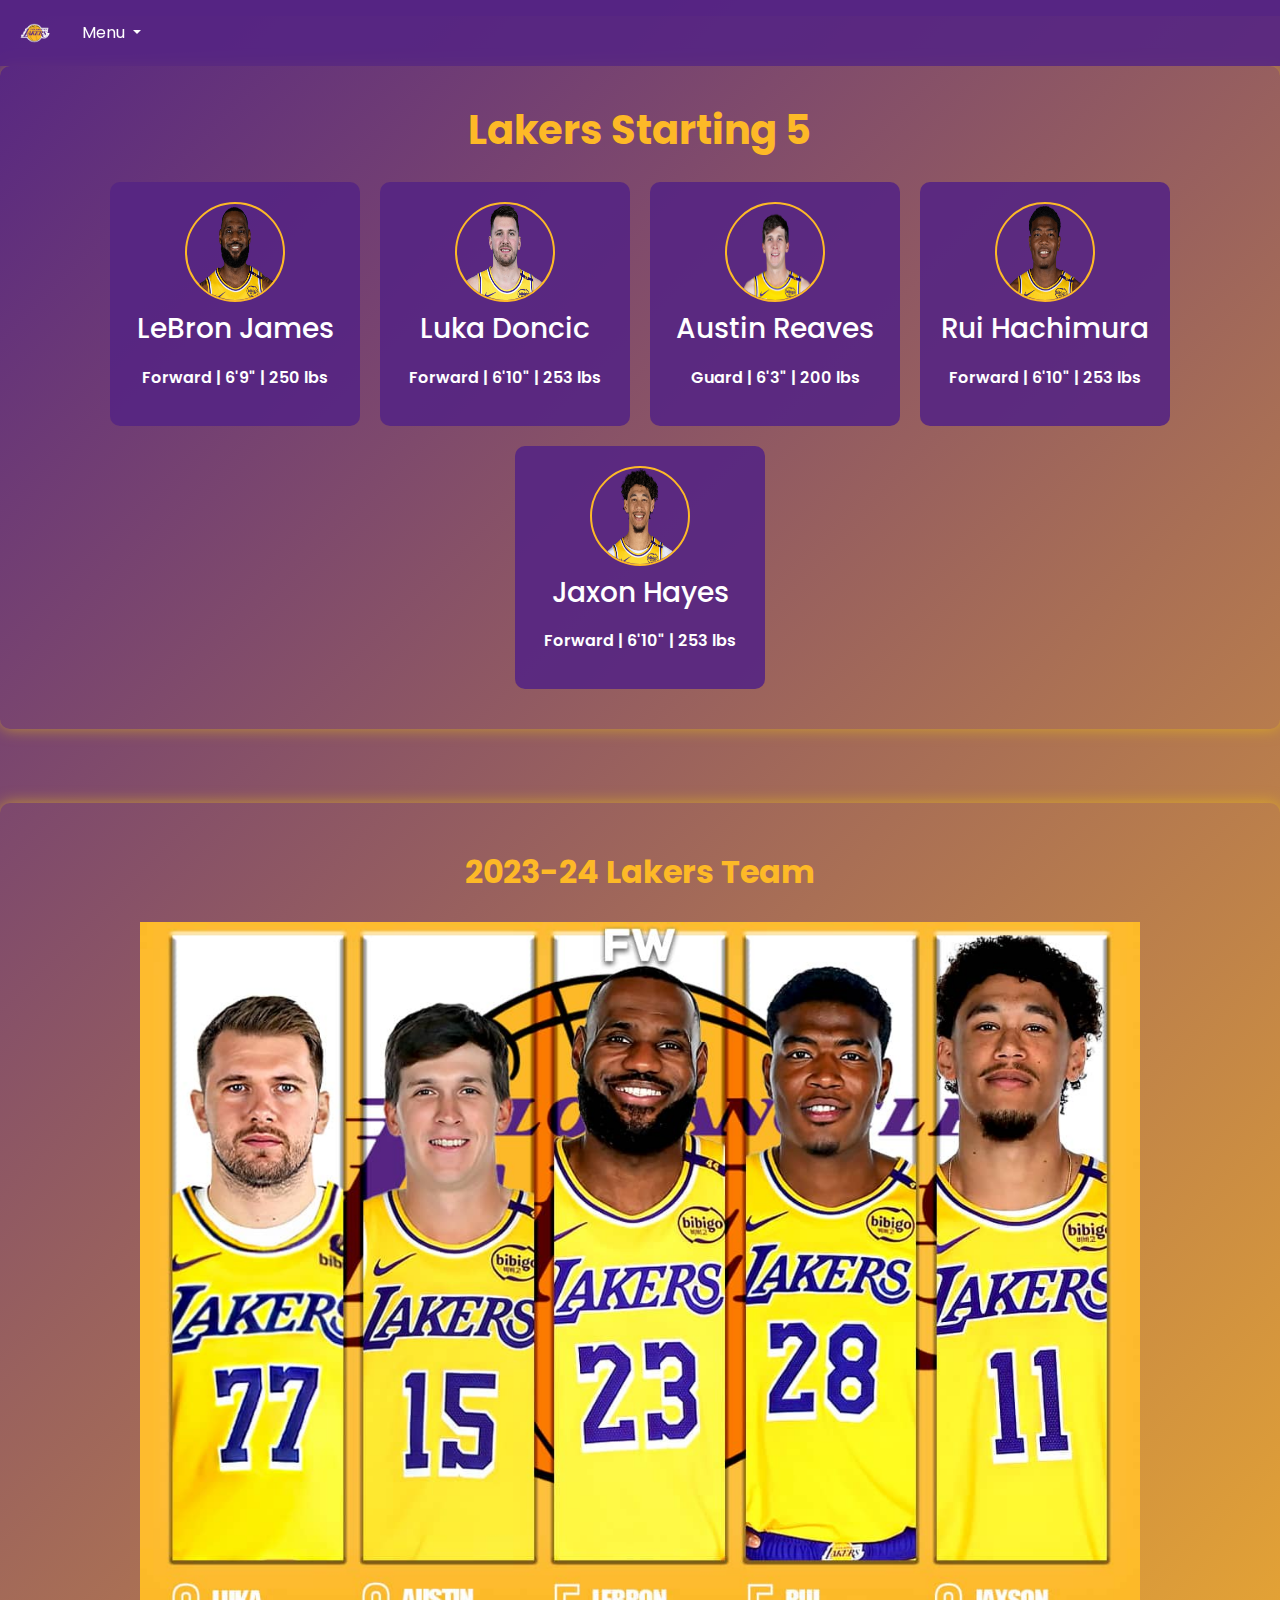
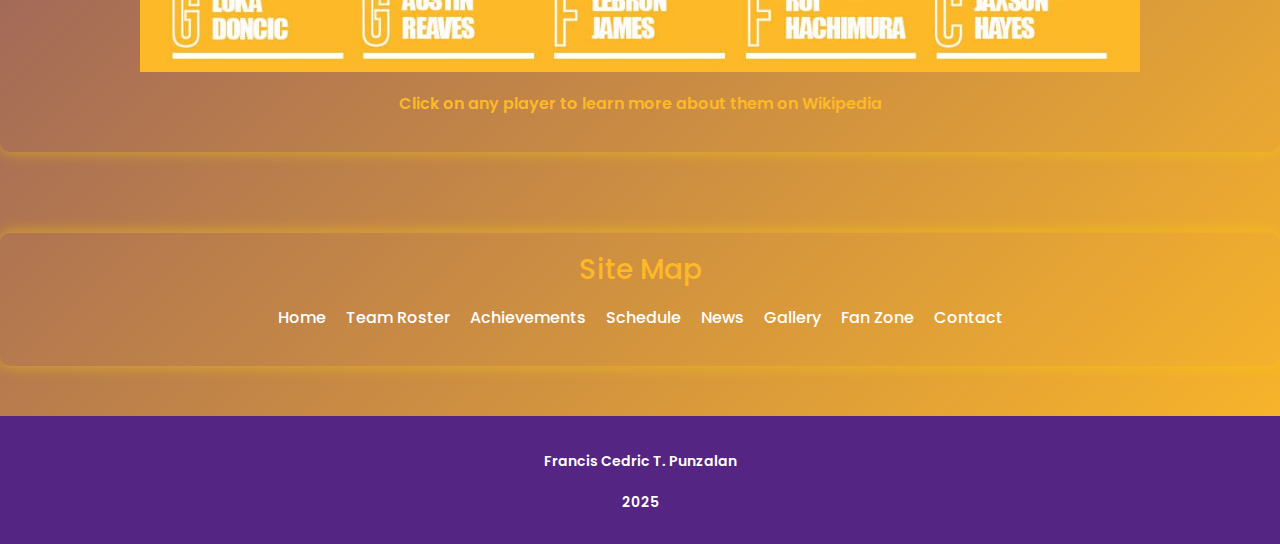
<file: roster.html>
<!DOCTYPE html>
<html lang="en">
<head>
    <!-- Basic meta tags at links para sa webpage -->
    <meta charset="UTF-8">
    <meta name="viewport" content="width=device-width, initial-scale=1.0">
    <title>Lakers Team Roster</title>
    <link rel="icon" type="image/gif" href="lakerslogo.gif">
    <link href="https://fonts.googleapis.com/css2?family=Poppins:wght@300;400;600&display=swap" rel="stylesheet">
    <link href="https://cdn.jsdelivr.net/npm/bootstrap@5.1.3/dist/css/bootstrap.min.css" rel="stylesheet">
    <link rel="stylesheet" href="style.css">
</head>
<body>
    <!-- Empty navbar (placeholder lang to) -->
    <nav class="navbar navbar-expand-lg navbar-dark">
        <div class="container-fluid">   
        </div>
    </nav>

    <!-- FEATURE: CSS Navigation Bar & CSS Dropdowns -->
    <!-- FEATURE: Drop down (navigation bar) menu -->
    <!-- Main navigation bar - Fixed sa taas ng page -->
    <nav class="navbar navbar-expand-lg navbar-dark fixed-top">
        <div class="container-fluid">
            <!-- Lakers logo na clickable papunta sa home page -->
            <a class="navbar-brand" href="index.html">
                <img src="lakerslogo.gif" alt="Lakers Logo" height="40">
            </a>

            <!-- burger button para sa mobile view -->
            <button class="navbar-toggler" type="button" data-bs-toggle="collapse" data-bs-target="#navbarNav" aria-controls="navbarNav" aria-expanded="false" aria-label="Toggle navigation">
                <span class="navbar-toggler-icon"></span>
            </button>

            <!-- Navigation menu items -->
            <div class="collapse navbar-collapse" id="navbarNav">
                <ul class="navbar-nav me-auto">
                    <!-- Dropdown menu para sa lahat ng pages -->
                    <li class="nav-item dropdown">
                        <a class="nav-link dropdown-toggle" href="#" id="navbarDropdown" role="button" data-bs-toggle="dropdown" aria-expanded="false">
                            Menu
                        </a>
                        <ul class="dropdown-menu dropdown-menu-dark" aria-labelledby="navbarDropdown">
                            <!-- Lahat ng pages na pwedeng puntahan -->
                            <li><a class="dropdown-item" href="index.html">Home</a></li>
                            <li><a class="dropdown-item" href="roster.html">Team Roster</a></li>
                            <li><a class="dropdown-item" href="achievements.html">Achievements</a></li>
                            <li><a class="dropdown-item" href="schedule.html">Game Schedule</a></li>
                            <li><a class="dropdown-item" href="news.html">News</a></li>
                            <li><a class="dropdown-item" href="gallery.html">Gallery</a></li>
                            <li><a class="dropdown-item" href="fan-zone.html">Fan Zone</a></li>
                            <li><a class="dropdown-item" href="contact.html">Contact Us</a></li>
                        </ul>
                    </li>
                </ul>
            </div>
        </div>
    </nav>

    <!-- FEATURE: CSS float & CSS Rounded Corners -->
    <!-- FEATURE: Animated Images (fadeIn animation on cards) -->
    <!-- Starting 5 section - Main players ng team -->
    <div class="container text-center">
        <h1>Lakers Starting 5</h1>
        <div class="roster-container">
            <!-- FEATURE: Pop up image (lightbox) using Bootstrap modal -->
            <!-- FEATURE: CSS Shadow effects & CSS Opacity in player cards -->
            <div class="player-card" data-bs-toggle="modal" data-bs-target="#playerModal" data-player="lebron">
                <img src="lebron.png" alt="LeBron James">
                <h3>LeBron James</h3>
                <p>Forward | 6'9" | 250 lbs</p>
            </div>
            <div class="player-card" data-bs-toggle="modal" data-bs-target="#playerModal" data-player="luka">
                <img src="lukaa.png" alt="Luka Doncic">
                <h3>Luka Doncic</h3>
                <p>Forward | 6'10" | 253 lbs</p>
            </div>
            <div class="player-card" data-bs-toggle="modal" data-bs-target="#playerModal" data-player="austin">
                <img src="austin.png" alt="Austin Reaves">
                <h3>Austin Reaves</h3>
                <p>Guard | 6'3" | 200 lbs</p>
            </div>
            <div class="player-card" data-bs-toggle="modal" data-bs-target="#playerModal" data-player="rui">
                <img src="rui.png" alt="Rui Hachimura">
                <h3>Rui Hachimura</h3>
                <p>Forward | 6'10" | 253 lbs</p>
            </div>
            <div class="player-card" data-bs-toggle="modal" data-bs-target="#playerModal" data-player="jaxon">
                <img src="jaxon.png" alt="Jaxon Hayes">
                <h3>Jaxon Hayes</h3>
                <p>Forward | 6'10" | 253 lbs</p>
            </div>
        </div>
    </div>

    <!-- FEATURE: Image Map -->
    <!-- Team Photo section with image mapping -->
    <div class="container mt-4">
        <h2>2023-24 Lakers Team</h2>
        <div class="team-photo-container">
            <img src="lakers-team.jpg" alt="Lakers Team Photo" class="team-photo">
            <!-- Clickable areas overlaid on the image -->
            <div class="player-areas">
                <a href="https://en.wikipedia.org/wiki/Luka_Don%C4%8Di%C4%87" class="player-area" target="_blank" title="Luka Doncic #77"></a>
                <a href="https://en.wikipedia.org/wiki/Austin_Reaves" class="player-area" target="_blank" title="Austin Reaves #15"></a>
                <a href="https://en.wikipedia.org/wiki/LeBron_James" class="player-area" target="_blank" title="LeBron James #23"></a>
                <a href="https://en.wikipedia.org/wiki/Rui_Hachimura" class="player-area" target="_blank" title="Rui Hachimura #28"></a>
                <a href="https://en.wikipedia.org/wiki/Jaxson_Hayes" class="player-area" target="_blank" title="Jaxson Hayes #11"></a>
            </div>
        </div>
        <p class="text-center mt-3" style="color: #FDB927;">Click on any player to learn more about them on Wikipedia</p>
    </div>

    <!-- Site Map -->
    <div class="container sitemap">
        <h3>Site Map</h3>
        <div class="row">
            <div class="col-md-12">
                <ul class="sitemap-links">
                    <li><a href="index.html">Home</a></li>
                    <li><a href="roster.html">Team Roster</a></li>
                    <li><a href="achievements.html">Achievements</a></li>
                    <li><a href="schedule.html">Schedule</a></li>
                    <li><a href="news.html">News</a></li>
                    <li><a href="gallery.html">Gallery</a></li>
                    <li><a href="fan-zone.html">Fan Zone</a></li>
                    <li><a href="contact.html">Contact</a></li>
                </ul>
            </div>
        </div>
    </div>

    <!-- FEATURE: CSS Colors (rgba) applied via footer class -->
    <footer class="footer">
        <p>Francis Cedric T. Punzalan</p>
        <p>2025</p>
    </footer>

    <!-- FEATURE: Pop up image (lightbox) modal implementation -->
    <div class="modal fade" id="playerModal" tabindex="-1" aria-labelledby="playerModalLabel" aria-hidden="true">
        <div class="modal-dialog">
            <div class="modal-content">
                <div class="modal-header">
                    <h5 class="modal-title" id="playerModalLabel"></h5>
                    <button type="button" class="btn-close" data-bs-dismiss="modal" aria-label="Close"></button>
                </div>
                <div class="modal-body" id="playerModalBody"></div>
            </div>
        </div>
    </div>

    <!-- JavaScript for player details modal -->
    <script>
        // Player information database
        const players = {
            // Details ng bawat player (stats, info, etc.)
            lebron: {
                name: "LeBron James",
                position: "Forward",
                height: "6'9\"",
                weight: "250 lbs",
                info: "A legendary forward known for his versatility, leadership, and multiple NBA championships."
            },
            luka: {
                name: "Luka Doncic",
                position: "Forward",
                height: "6'10\"",
                weight: "253 lbs",
                info: "A dynamic playmaker with elite scoring and passing abilities, making an impact in every game."
            },
            austin: {
                name: "Austin Reaves",
                position: "Guard",
                height: "6'3\"",
                weight: "200 lbs",
                info: "A skilled guard known for his shooting, playmaking, and hustle on both ends of the court."
            },
            rui: {
                name: "Rui Hachimura",
                position: "Forward",
                height: "6'10\"",
                weight: "253 lbs",
                info: "A strong and athletic forward who excels in mid-range scoring and defensive versatility."
            },
            jaxon: {
                name: "Jaxon Hayes",
                position: "Forward",
                height: "6'10\"",
                weight: "253 lbs",
                info: "An athletic big man with shot-blocking ability and a strong presence in the paint."
            }
        };
        
        // Event listener para sa player cards
        // Nagttrigger to pag clinick ang card para lumabas ang modal
        document.querySelectorAll('.player-card').forEach(card => {
            card.addEventListener('click', function() {
                const player = players[this.getAttribute('data-player')];
                document.getElementById('playerModalLabel').textContent = player.name;
                document.getElementById('playerModalBody').innerHTML = `
                    <p><strong>Position:</strong> ${player.position}</p>
                    <p><strong>Height:</strong> ${player.height}</p>
                    <p><strong>Weight:</strong> ${player.weight}</p>
                    <p>${player.info}</p>
                `;
            });
        });
    </script>

    <!-- Bootstrap -->
    <script src="https://cdn.jsdelivr.net/npm/bootstrap@5.1.3/dist/js/bootstrap.bundle.min.js"></script>

    <style>
    .team-photo-container {
        position: relative;
        max-width: 1000px;
        margin: 20px auto;
        overflow: hidden;
    }

    .team-photo {
        width: 100%;
        height: auto;
        display: block;
    }

    .player-areas {
        position: absolute;
        top: 0;
        left: 0;
        width: 100%;
        height: 100%;
        display: flex;
        flex-direction: row;
    }

    .player-area {
        flex: 1;
        height: 100%;
        cursor: pointer;
        transition: background-color 0.3s;
    }

    .player-area:hover {
        background-color: rgba(253, 185, 39, 0.2); /* Lakers gold with transparency */
    }

    /* Mobile-specific styles */
    @media (max-width: 768px) {
        .player-area {
            min-height: 44px; /* Minimum touch target size */
        }
    }
    </style>
</body>
</html>
</file>
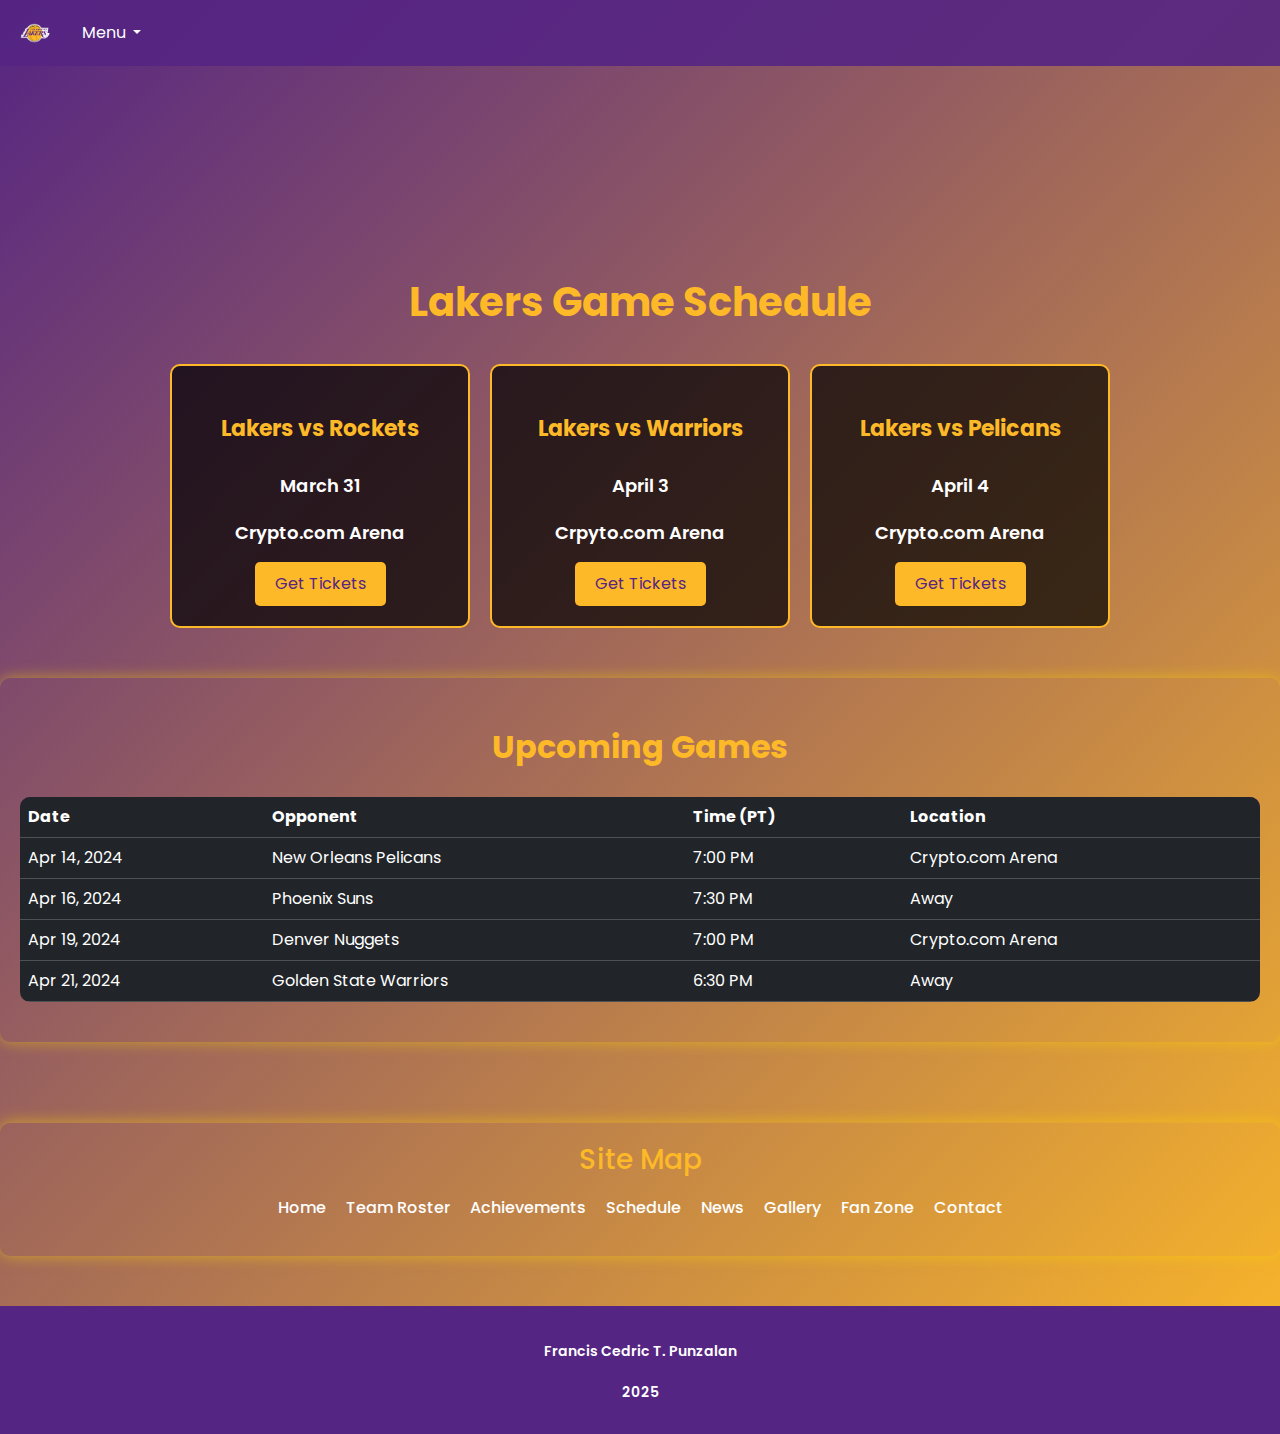
<file: schedule.html>
<!DOCTYPE html>
<html lang="en">
<head>
    <meta charset="UTF-8">
    <meta name="viewport" content="width=device-width, initial-scale=1.0">
    <title>Lakers Game Schedule</title>
    <link rel="icon" type="image/gif" href="lakerslogo.gif">
    <link href="https://fonts.googleapis.com/css2?family=Poppins:wght@300;400;600&display=swap" rel="stylesheet">
    <!-- Bootstrap CSS - Provides CSS3 features -->
    <link href="https://cdn.jsdelivr.net/npm/bootstrap@5.1.3/dist/css/bootstrap.min.css" rel="stylesheet">
    <link rel="stylesheet" href="style.css">
</head>
<body>

    <!-- FEATURE: CSS Navigation Bar & CSS Dropdowns -->
    <!-- FEATURE: Drop down (navigation bar) menu -->
    <nav class="navbar navbar-expand-lg navbar-dark">
        <div class="container-fluid">
            <a class="navbar-brand" href="index.html">
            <img src="lakerslogo.gif" alt="Lakers Logo" height="40">
            </a>

            <button class="navbar-toggler" type="button" data-bs-toggle="collapse" data-bs-target="#navbarNav" aria-controls="navbarNav" aria-expanded="false" aria-label="Toggle navigation">
                <span class="navbar-toggler-icon"></span>
            </button>
            <div class="collapse navbar-collapse" id="navbarNav">
                <ul class="navbar-nav me-auto">
                    <li class="nav-item dropdown">
                        <a class="nav-link dropdown-toggle" href="#" id="navbarDropdown" role="button" data-bs-toggle="dropdown" aria-expanded="false">
                            Menu
                        </a>
                        <ul class="dropdown-menu dropdown-menu-dark" aria-labelledby="navbarDropdown">
                            <li><a class="dropdown-item" href="index.html">Home</a></li>
                            <li><a class="dropdown-item" href="roster.html">Team Roster</a></li>
                            <li><a class="dropdown-item" href="achievements.html">Achievements</a></li>
                            <li><a class="dropdown-item" href="schedule.html">Game Schedule</a></li>
                            <li><a class="dropdown-item" href="news.html">News</a></li>
                            <li><a class="dropdown-item" href="gallery.html">Gallery</a></li>
                            <li><a class="dropdown-item" href="fan-zone.html">Fan Zone</a></li>
                            <li><a class="dropdown-item" href="contact.html">Contact Us</a></li>
                        </ul>
                    </li>
                </ul>
            </div>
        </div>
    </nav>

    <!-- Main Content -->
    <br>
    <br>
    <br>
    <br>
    <br>
    <br>
    <br>
    <br>
    <h1>Lakers Game Schedule</h1>
    
    <!-- FEATURE: CSS float & CSS Rounded Corners -->
    <!-- FEATURE: CSS Shadow effects & CSS Opacity in game cards -->
    <!-- FEATURE: Animated Images (fadeInUp animation on cards) -->
    <div class="schedule-container">
        <div class="game-card">
            <h2>Lakers vs Rockets</h2>
            <p>March 31</p>
            <p>Crypto.com Arena</p>
            <a href="https://www.viagogo.com/ww/Sports-Tickets/Basketball/NBA/Los-Angeles-Lakers-Tickets/E-155080222"><button class="btn-lakers">Get Tickets</button></a>
        </div>

        <div class="game-card">
            <h2>Lakers vs Warriors</h2>
            <p>April 3</p>
            <p>Crpyto.com Arena</p>
            <a href="https://www.viagogo.com/ww/Sports-Tickets/Basketball/NBA/Los-Angeles-Lakers-Tickets/E-154775833"><button class="btn-lakers">Get Tickets</button></a>
        </div>

        <div class="game-card">
            <h2>Lakers vs Pelicans</h2>
            <p>April 4</p>
            <p>Crypto.com Arena</p>
            <a href="https://www.viagogo.com/ww/Sports-Tickets/Basketball/NBA/Los-Angeles-Lakers-Tickets/E-154775838"><button class="btn-lakers">Get Tickets</button></a>
        </div>
    </div>

    <!-- FEATURE: Tables -->
    <!-- FEATURE: CSS Colors (rgba) & CSS Gradients in table styling -->
    <div class="container">
        <h2>Upcoming Games</h2>
        <table class="table table-dark table-hover">
            <thead>
                <tr>
                    <th>Date</th>
                    <th>Opponent</th>
                    <th>Time (PT)</th>
                    <th>Location</th>
                </tr>
            </thead>
            <tbody>
                <tr>
                    <td>Apr 14, 2024</td>
                    <td>New Orleans Pelicans</td>
                    <td>7:00 PM</td>
                    <td>Crypto.com Arena</td>
                </tr>
                <tr>
                    <td>Apr 16, 2024</td>
                    <td>Phoenix Suns</td>
                    <td>7:30 PM</td>
                    <td>Away</td>
                </tr>
                <tr>
                    <td>Apr 19, 2024</td>
                    <td>Denver Nuggets</td>
                    <td>7:00 PM</td>
                    <td>Crypto.com Arena</td>
                </tr>
                <tr>
                    <td>Apr 21, 2024</td>
                    <td>Golden State Warriors</td>
                    <td>6:30 PM</td>
                    <td>Away</td>
                </tr>
            </tbody>
        </table>
    </div>

    <!-- Site Map -->
    <div class="container sitemap">
        <h3>Site Map</h3>
        <div class="row">
            <div class="col-md-12">
                <ul class="sitemap-links">
                    <li><a href="index.html">Home</a></li>
                    <li><a href="roster.html">Team Roster</a></li>
                    <li><a href="achievements.html">Achievements</a></li>
                    <li><a href="schedule.html">Schedule</a></li>
                    <li><a href="news.html">News</a></li>
                    <li><a href="gallery.html">Gallery</a></li>
                    <li><a href="fan-zone.html">Fan Zone</a></li>
                    <li><a href="contact.html">Contact</a></li>
                </ul>
            </div>
        </div>
    </div>

    <!-- FEATURE: CSS Opacity & CSS Colors (rgba) applied via footer class -->
    <footer class="footer">
        <p>Francis Cedric T. Punzalan</p>
        <p>2025</p>
    </footer>

    <!-- Bootstrap JS -->
    <script src="https://cdn.jsdelivr.net/npm/@popperjs/core@2.11.6/dist/umd/popper.min.js"></script>
    <script src="https://cdn.jsdelivr.net/npm/bootstrap@5.1.3/dist/js/bootstrap.min.js"></script>
</body>
</html>
</file>
<file: style.css>
/* Para sa buong webpage background at font */
html {
    height: 100%;
    background: linear-gradient(135deg, #552583, #FDB927) fixed; /* Lakers colors  gradient */
}

/* Styling ng body para organized tingnan */
body {
    font-family: 'Poppins', sans-serif;
    color: rgb(228, 208, 208);
    margin: 0;
    padding: 0;
    min-height: 100vh;
    display: flex;
    flex-direction: column;
    justify-content: space-between;
    animation: fadeIn 2s ease-in-out;
    background: transparent; /* Para makita yung gradient sa background */
}

/* Navbar styles para maganda tingnan */
.navbar {
    background-color: rgba(85, 37, 131, 0.9);
}
.navbar a {
    color: white;
    transition: color 0.3s ease; /* Smooth hover effect */
}
.navbar a:hover {
    color: #FDB927; /* Palit kulay kapag hinover */
}

/* Full-screen welcome section para sa landing page */
.full-screen {
    min-height: 100vh;
    width: 100%;
    display: flex;
    flex-direction: column;
    justify-content: center;
    align-items: center;
    text-align: center;
    padding: 20px;
    margin: 0;
    position: relative;
    overflow: hidden;
}

.full-screen h1 {
    font-size: 3.5rem;
    margin-bottom: 20px;
    animation: fadeInDown 1s ease-in-out;
    z-index: 2; /* Ensure text is above background */
}

.full-screen p {
    font-size: 1.5rem;
    margin-bottom: 30px;
    color: white;
    animation: fadeIn 1.5s ease-in-out;
    z-index: 2; /* Ensure text is above background */
}

/* Main content container */
.content {
    flex: 1; /* Allow content to grow */
    padding: 20px;
}

/* Adjust the spacing for the content after welcome section */
#content {
    margin-top: 0; /* Remove top margin */
    padding-top: 50px;
}

/* Footer styling para sa bottom ng page */
.footer {
    text-align: center;
    padding: 10px 0;
    background-color: rgba(85, 37, 131, 0.9); /* Lakers purple na medyo transparent */
    color: white;
    font-size: 14px;
    width: 100%;
    position: relative;
    margin-top: auto;
}

/* Button styling */
.btn-lakers {
    font-size: 1.2rem;
    padding: 15px 40px;
    background-color: #FDB927;
    color: #552583;
    border: none;
    border-radius: 30px;
    cursor: pointer;
    transition: all 0.3s ease;
    animation: fadeInUp 2s ease-in-out;
    z-index: 2; /* Ensure button is above background */
}

.btn-lakers:hover {
    background-color: #552583;
    color: #FDB927;
    transform: scale(1.1);
}

/* Animations */
@keyframes fadeIn {
    from {
        opacity: 0;
        transform: translateY(-10px);
    }
    to {
        opacity: 1;
        transform: translateY(0);
    }
}

.player-card {
    animation: fadeIn 0.5s ease-in-out;
}

.roster-container {
    display: flex;
    flex-wrap: wrap;
    justify-content: center;
    gap: 20px;
    padding: 20px;
}

.player-card {
    background: rgba(85, 37, 131, 0.9);
    padding: 20px;
    border-radius: 10px;
    text-align: center;
    width: 250px;
    cursor: pointer;
    transition: transform 0.3s ease-in-out;
}

.player-card:hover {
    transform: scale(1.05);
}

.player-card img {
    width: 100px;
    height: 100px;
    border-radius: 50%;
    margin-bottom: 10px;
    border: 2px solid #FDB927;
}

.modal-content {
    background-color: rgba(85, 37, 131, 0.9);
    border: 2px solid #FDB927;
}

.modal-body {
    padding: 0;
    position: relative;
}

.btn-close {
    position: absolute;
    right: 10px;
    top: 10px;
    z-index: 1;
    background-color: #FDB927;
    opacity: 0.8;
}

.btn-close:hover {
    opacity: 1;
}

#modalImage {
    width: 100%;
    border-radius: 8px;
}

/* Achievements Section */
.achievements-container {
    display: flex;
    flex-wrap: wrap;
    justify-content: center;
    gap: 20px;
    padding: 20px;
}

.achievement-card {
    background: rgba(0, 0, 0, 0.7);
    padding: 20px;
    border-radius: 10px;
    text-align: center;
    width: 250px;
    transition: transform 0.3s ease-in-out;
    animation: fadeInUp 1.5s ease-in-out;
}

.achievement-card:hover {
    transform: scale(1.05);
}

.achievement-card img {
    width: 80px;
    margin-bottom: 10px;
}

.highlight {
    color: gold;
}

/* Additional Animations */
@keyframes fadeInDown {
    0% { opacity: 0; transform: translateY(-20px); }
    100% { opacity: 1; transform: translateY(0); }
}

@keyframes fadeInUp {
    0% { opacity: 0; transform: translateY(20px); }
    100% { opacity: 1; transform: translateY(0); }
}

/* Additional styles for achievements page */
p {
    text-align: center;
    color: #ffffff;
    font-weight: 600;
    margin-top: 20px;
    animation: fadeInDown 1.5s ease-in-out;
}

/* Schedule Page Styles */
.schedule-container {
    display: flex;
    justify-content: center;
    flex-wrap: wrap;
    gap: 20px;
    margin-top: 30px;
    animation: fadeInUp 1.5s ease-in-out;
}

.game-card {
    background: rgba(0, 0, 0, 0.7);
    border: 2px solid #FDB927;
    border-radius: 10px;
    padding: 20px;
    width: 300px;
    text-align: center;
    transition: transform 0.3s ease, box-shadow 0.3s ease;
}

.game-card:hover {
    transform: scale(1.05);
    box-shadow: 0px 0px 15px gold;
}

.game-card h2 {
    color: #FDB927;
    font-size: 22px;
}

.game-card p {
    font-size: 18px;
    color: white;
}

/* News Page Styles */
.news-item {
    border-bottom: 1px solid rgba(255, 255, 255, 0.2);
    padding: 15px 0;
}

.news-item:last-child {
    border-bottom: none;
}

.news-item h2 {
    color: #FDB927;
    font-size: 22px;
}

.news-item p {
    font-size: 16px;
    color: #ddd;
}

.news-item a {
    color: #FDB927;
    text-decoration: none;
    font-weight: bold;
}

.news-item a:hover {
    text-decoration: underline;
}

/* Container para sa content */
.container {
    max-width: 1400px;
    margin: 50px auto;
    background: rgba(255, 255, 255, 0.1); /* Medyo transparent na container */
    padding: 20px;
    border-radius: 10px;
    box-shadow: 0 0 15px rgba(255, 217, 0, 0.5); /* Glowing effect sa edges */
    animation: fadeIn 1s ease-in-out;
    flex-grow: 1;
}

/* Gallery container with multiple backgrounds */
.gallery-container {
    display: flex;
    justify-content: center;
    gap: 20px;
    padding: 20px;
    animation: fadeIn 1.5s ease-in-out;
    background: 
        linear-gradient(rgba(85, 37, 131, 0.3), rgba(85, 37, 131, 0.3)),
        url('images/kobe.jpg') right bottom no-repeat,
        url('images/lebron.jpg') left top no-repeat;
    background-size: 
        cover,
        200px auto,
        200px auto;
    max-width: 1400px;
    margin: 0 auto;
    border-radius: 10px;
    box-shadow: 0 0 15px rgba(255, 217, 0, 0.5);
}

/* Gallery styles */
.gallery {
    display: flex;
    flex-wrap: wrap;
    justify-content: center;
    gap: 20px;
    width: 100%;
    padding: 20px;
}

.gallery img {
    width: 100%;
    max-width: 420px;
    height: 620px;
    object-fit: cover;
    border-radius: 10px;
    transition: transform 0.3s ease;
    flex: 1 1 300px; /* This makes images flex and maintain aspect ratio */
}

/* Responsive adjustments for gallery */
@media (max-width: 768px) {
    .gallery {
        flex-direction: row; /* Keep row layout on mobile */
        gap: 10px;
        padding: 10px;
    }

    .gallery img {
        height: 400px; /* Smaller height on mobile */
        max-width: 100%;
    }
}

/* Gallery specific headings */
.gallery-heading {
    text-align: center;
    color: #FDB927;
    font-weight: bold;
    margin: 30px 0;
    animation: fadeInDown 1s ease-in-out;
}

/* Fan Zone Page Styles */
.comment-section {
    background-color: #222;
    padding: 20px;
    border-radius: 5px;
    margin-top: 20px;
}

.comment-box {
    margin-bottom: 20px;
}

.comment {
    background-color: #333;
    padding: 10px;
    border-radius: 5px;
    margin-top: 10px;
}

/* Fan Zone specific container */
.fan-zone-container {
    flex: 1;
    padding: 20px;
    animation: fadeIn 1s ease-in-out;
}

/* Fan Zone headings */
.fan-zone-heading {
    color: #FDB927;
    text-align: center;
    margin-bottom: 20px;
    animation: fadeInDown 1s ease-in-out;
}

/* Comment form styles */
.comment-form input,
.comment-form textarea {
    background-color: rgba(255, 255, 255, 0.9);
    border: 1px solid #FDB927;
    color: #333;
}

.comment-form button {
    background-color: #FDB927;
    color: #552583;
    border: none;
    transition: transform 0.3s ease;
}

.comment-form button:hover {
    transform: scale(1.05);
    background-color: #552583;
    color: #FDB927;
}

/* Contact Page Styles */
.contact-info {
    margin-top: 20px;
    flex-grow: 1;
}

/* Contact form specific styles */
.form-control {
    background-color: rgba(255, 255, 255, 0.9);
    border: 1px solid #FDB927;
}

.form-control:focus {
    background-color: white;
    border-color: #FDB927;
    box-shadow: 0 0 0 0.25rem rgba(253, 185, 39, 0.25);
}

.form-label {
    color: #FDB927;
    font-weight: 500;
}

.btn-primary {
    background-color: #FDB927;
    border-color: #FDB927;
    color: #552583;
    transition: all 0.3s ease;
}

.btn-primary:hover {
    background-color: #552583;
    border-color: #FDB927;
    color: #FDB927;
    transform: scale(1.05);
}

/* Carousel styling */
.carousel {
    width: 100%;
    max-width: 1280px; /* Match your image width */
    margin: 0 auto; /* Center the carousel */
}

.carousel-item img {
    width: 100%;
    height: auto;
    object-fit: cover;
}

/* Para sa mga iframe (YouTube at Maps) */
iframe {
    max-width: 100%;
    margin: 20px 0;
    display: block;
    margin-left: auto;
    margin-right: auto; /* Para centered lahat ng videos at maps */
}

/* Container for iframes to ensure proper centering */
.iframe-container {
    width: 100%;
    display: flex;
    justify-content: center;
    margin: 20px 0;
}

/* Center headings for iframes sections */
.iframe-container h2,
.video-section h2,
.map-section h2,
h2 {  /* Added general h2 selector to catch all */
    text-align: center;
    color: #FDB927;
    margin: 30px 0;
    font-weight: bold;
    animation: fadeInDown 1s ease-in-out;
}

/* Center any text within these sections */
.iframe-container,
.video-section,
.map-section {
    text-align: center;
    width: 100%;
}

/* Make sure all containers are transparent */
.container, 
.content,
.full-screen,
main,
section {
    background: none !important;
}

/* Make ALL possible containers transparent */
.container, 
.content,
.full-screen,
main,
section,
.gallery-container,
.gallery,
.gallery-heading,


/* Para sa lahat ng div na may "container" o "content" sa class name nila */
/* Example: "main-container", "side-container", "blog-content", etc. */
div[class*="container"],
div[class*="content"] {
    background: none !important; /* Para transparent lahat ng containers at walang sariling background */
}

/* Para sa mga Bootstrap classes na may background */
.bg-light,
.bg-white,
.bg-dark,
[class*="bg-"] {
    background: none !important; /* Override lahat ng Bootstrap backgrounds para transparent din (youtube)*/
}


/* Pwede rin gamitin sa ibang attributes:
   div[id*="content"]     -> para sa id
   div[title*="content"]  -> para sa title

   /* Attribute selectors:
   *= means "contains" or "kasama sa string"
   
/* Para sa team photo image map */
.team-photo-container {
    max-width: 1000px;
    margin: 20px auto;
}

.team-photo {
    width: 100%;
    height: auto;
}

/* Hover effect para sa players */
area:hover {
    cursor: pointer;
}

/* Table Styles */
.table {
    margin: 20px 0;
    border-radius: 10px;
    overflow: hidden;
}

.table thead {
    background-color: #552583;
    color: #FDB927;
}

.table tbody tr:hover {
    background-color: rgba(85, 37, 131, 0.7) !important;
    color: #FDB927;
}

/* Sitemap Styles */
.sitemap {
    padding: 20px 0;
    margin-top: 30px;
    border-top: 1px solid rgba(253, 185, 39, 0.3);
}

.sitemap h3 {
    color: #FDB927;
    text-align: center;
    margin-bottom: 20px;
}

.sitemap-links {
    list-style: none;
    padding: 0;
    display: flex;
    flex-wrap: wrap;
    justify-content: center;
    gap: 20px;
}

.sitemap-links a {
    color: #ffffff;
    text-decoration: none;
    transition: color 0.3s ease;
    font-weight: 500;
}

.sitemap-links a:hover {
    color: #FDB927;
}

/* Multiple backgrounds for contact page */
.contact-container {
    background-image: 
        linear-gradient(rgba(85, 37, 131, 0.9), rgba(85, 37, 131, 0.9)),
        url('images/lakers-logo.png'),
        url('images/crypto.jpg');
    background-position: 
        center,
        right top,
        left bottom;
    background-size: 
        cover,
        200px auto,
        300px auto;
    background-repeat: 
        no-repeat,
        no-repeat,
        no-repeat;
    padding: 40px;
    border-radius: 10px;
    margin: 20px auto;
}
    body {
        font-family: 'Poppins', sans-serif;
        background: linear-gradient(135deg, #552583, #FDB927);
        color: white;
        margin: 0;
        padding: 0;
        display: flex;
        flex-direction: column;
        min-height: 100vh;
    }

    .navbar {
        background-color: rgba(85, 37, 131, 0.9);
        transition: background 0.3s;
    }

    .navbar a {
        color: white;
        transition: color 0.3s ease;
    }

    .navbar a:hover {
        color: #FDB927;
    }

    h1 {
        text-align: center;
        color: #FDB927;
        font-weight: bold;
        font-size: 40px;
        margin-top: 20px;
        animation: fadeIn 1.5s ease-in-out;
    }

    .schedule-container {
        display: flex;
        justify-content: center;
        flex-wrap: wrap;
        gap: 20px;
        margin-top: 30px;
        animation: fadeInUp 1.5s ease-in-out;
    }

    .game-card {
        background: rgba(0, 0, 0, 0.7);
        border: 2px solid #FDB927;
        border-radius: 10px;
        padding: 20px;
        width: 300px;
        text-align: center;
        transition: transform 0.3s ease, box-shadow 0.3s ease;
    }

    .game-card:hover {
        transform: scale(1.05);
        box-shadow: 0px 0px 15px gold;
    }

    .game-card h2 {
        color: #FDB927;
        font-size: 22px;
    }

    .game-card p {
        font-size: 18px;
        color: white;
    }

    .btn-lakers {
        background-color: #FDB927;
        color: #552583;
        border: none;
        padding: 10px 20px;
        font-size: 16px;
        border-radius: 5px;
        transition: background-color 0.3s ease, transform 0.3s ease;
    }

    .btn-lakers:hover {
        background-color: #552583;
        color: #FDB927;
        transform: scale(1.1);
    }

    .footer {
        text-align: center;
        padding: 15px;
        background-color: #552583;
        color: white;
        margin-top: auto;
    }

    /* Animations */
    @keyframes fadeIn {
        0% { opacity: 0; }
        100% { opacity: 1; }
    }

    @keyframes fadeInUp {
        0% { opacity: 0; transform: translateY(20px); }
        100% { opacity: 1; transform: translateY(0); }
    }   


/* News Page Specific Styles - Para sa news.html */
.news-item {
    border-bottom: 1px solid rgba(255, 255, 255, 0.2);
    padding: 15px 0;
}

.news-item:last-child {
    border-bottom: none;
}

.news-item h2 {
    color: #FDB927; /* Lakers gold */
    font-size: 22px;
}

.news-item p {
    font-size: 16px;
    color: #ddd;
}

.news-item a {
    color: #FDB927;
    text-decoration: none;
    font-weight: bold;
}

.news-item a:hover {
    text-decoration: underline;
}

/* Container override para sa news page */
.container.news-container {
    max-width: 800px;
    margin: 50px auto;
    background: rgba(255, 255, 255, 0.1);
    padding: 20px;
    border-radius: 10px;
    box-shadow: 0 0 15px rgba(255, 217, 0, 0.5);
    animation: fadeIn 1s ease-in-out;
    flex-grow: 1;
}


/* Gallery Page Specific Styles - Para sa gallery.html */
.gallery img {
    width: 420px; /* Fixed width para sa gallery images */
    height: 620px; /* Fixed height para sa gallery images */
    object-fit: cover; /* Para hindi ma-distort yung image */
    margin: 10px 0;
    border-radius: 10px;
}

/* Gallery page container styles */
.container.gallery-container {
    flex-grow: 1;
}

/* Gallery headings */
.gallery-page h1, 
.gallery-page h2 {
    text-align: center;
    color: #FDB927; /* Lakers gold */
    font-weight: bold;
}

/* Gallery page specific animation */
.gallery-page {
    animation: fadeIn 2s ease-in-out;
}


/* Contact Page Specific Styles - Para sa contact.html */
.contact-info {
    margin-top: 20px;
    flex-grow: 1; /* Para mag-fill yung remaining space sa page */
}

/* Highlight text para sa contact page */
.highlight {
    color: #FDB927; /* Lakers gold */
}

/* Contact page container styles */
.container.contact-container {
    flex-grow: 1;
    margin-top: 20px;
}

/* Contact form specific styles */
.contact-page .form-label {
    color: white;
}

.contact-page .form-control {
    background-color: rgba(255, 255, 255, 0.1);
    border: 1px solid #FDB927;
    color: white;
}

.contact-page .form-control:focus {
    background-color: rgba(255, 255, 255, 0.2);
    border-color: #FDB927;
    box-shadow: 0 0 0 0.25rem rgba(253, 185, 39, 0.25);
}
</file>
